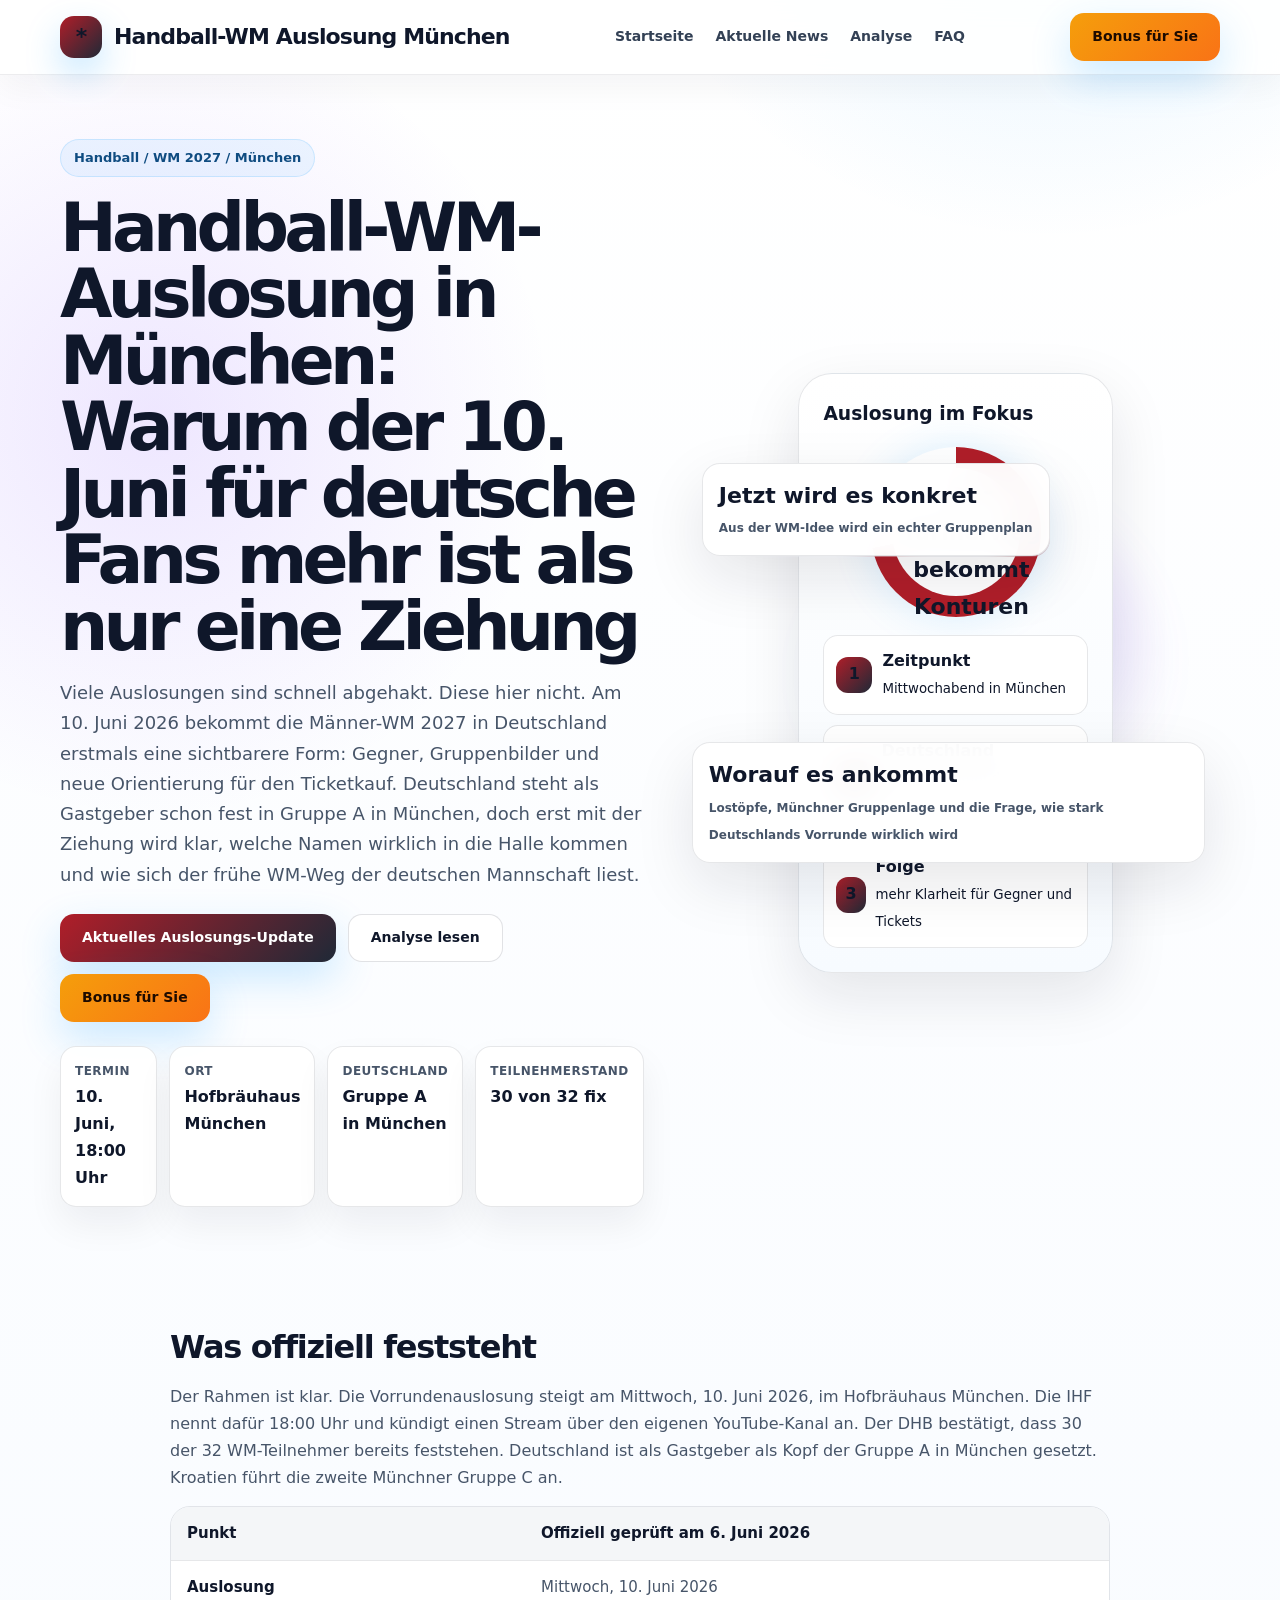
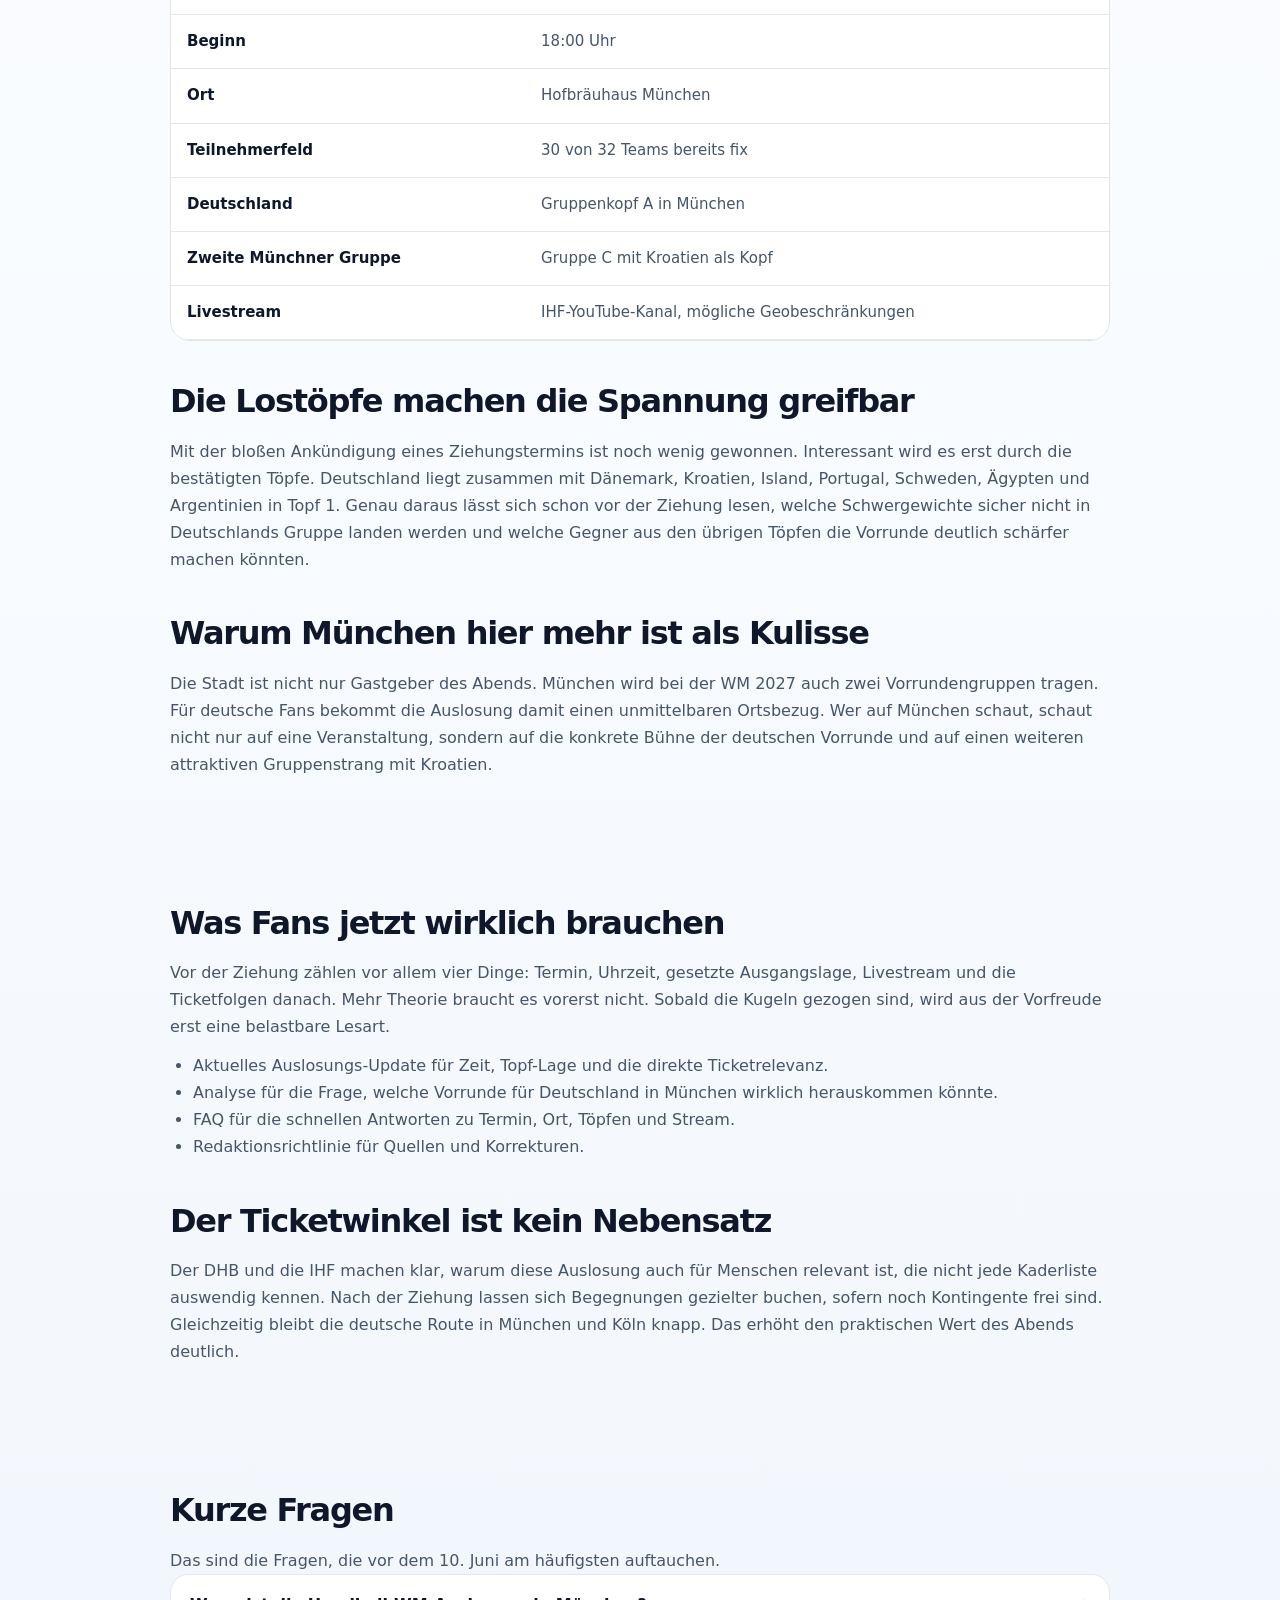
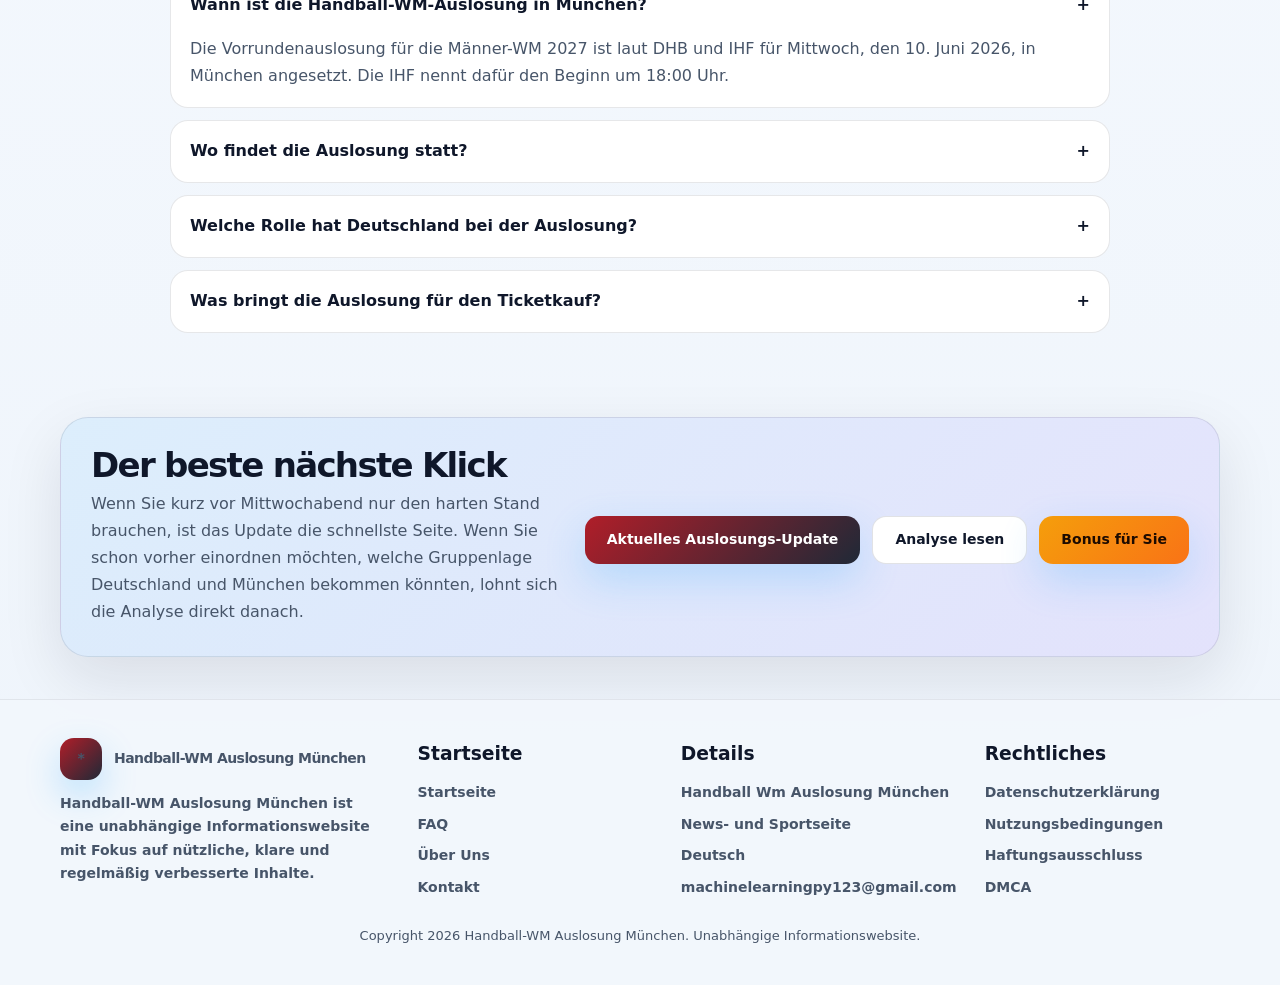
<file: index.html>
<!DOCTYPE html><html lang="de" dir="ltr"><head><meta charset="UTF-8" /><meta name="viewport" content="width=device-width, initial-scale=1.0" />
  <meta name="google-site-verification" content="zPeMqoo2h3M_oqIertTkiu1rAj5quQBwW_J42bXbuFM" /><title>Handball-WM Auslosung München | Termin, Lostöpfe und was für Deutschland schon feststeht</title><meta name="description" content="Alle wichtigen Infos zur Handball-WM-Auslosung in München mit Termin, Lostöpfen, Deutschland als Gruppenkopf und der Ticketlage nach der Ziehung." /><meta name="robots" content="index, follow, max-image-preview:large" /><link rel="canonical" href="https://machinelearningpy123.github.io/handball-wm-auslosung-muenchen/" /><meta property="og:title" content="Handball-WM Auslosung München | Termin, Lostöpfe und was für Deutschland schon feststeht" /><meta property="og:description" content="Alle wichtigen Infos zur Handball-WM-Auslosung in München mit Termin, Lostöpfen, Deutschland als Gruppenkopf und der Ticketlage nach der Ziehung." /><meta property="og:type" content="website" /><meta property="og:url" content="https://machinelearningpy123.github.io/handball-wm-auslosung-muenchen/" /><meta property="og:image" content="https://machinelearningpy123.github.io/handball-wm-auslosung-muenchen/assets/cover.svg" /><meta name="twitter:card" content="summary_large_image" /><meta name="twitter:image" content="https://machinelearningpy123.github.io/handball-wm-auslosung-muenchen/assets/cover.svg" /><link rel="stylesheet" href="assets/style.css" /></head><body><header class="header"><div class="container nav"><a class="brand" href="index.html"><span class="logo">*</span><span>Handball-WM Auslosung München</span></a><nav class="links" id="siteLinks"><a href="index.html">Startseite</a><a href="pages/latest-news.html">Aktuelle News</a><a href="pages/analysis.html">Analyse</a><a href="pages/faq.html">FAQ</a></nav><a class="btn bonus" href="https://www.effectivecpmnetwork.com/j9f627innq?key=be46e17df9e34aa3b5b8e77e88a34740" target="_blank" rel="noopener noreferrer">Bonus für Sie</a><button type="button" class="mobile" aria-label="Menü umschalten" aria-expanded="false" aria-controls="siteLinks">Menü</button></div></header><main>
<section class='hero'><div class='container hero-grid'><div><div class='kicker'>Handball / WM 2027 / München</div><h1>Handball-WM-Auslosung in München: Warum der 10. Juni für deutsche Fans mehr ist als nur eine Ziehung</h1><p>Viele Auslosungen sind schnell abgehakt. Diese hier nicht. Am 10. Juni 2026 bekommt die Männer-WM 2027 in Deutschland erstmals eine sichtbarere Form: Gegner, Gruppenbilder und neue Orientierung für den Ticketkauf. Deutschland steht als Gastgeber schon fest in Gruppe A in München, doch erst mit der Ziehung wird klar, welche Namen wirklich in die Halle kommen und wie sich der frühe WM-Weg der deutschen Mannschaft liest.</p><div class='hero-actions'><a class='btn' href='pages/latest-news.html'>Aktuelles Auslosungs-Update</a><a class='btn secondary' href='pages/analysis.html'>Analyse lesen</a><a class='btn bonus' href='https://www.effectivecpmnetwork.com/j9f627innq?key=be46e17df9e34aa3b5b8e77e88a34740' target='_blank' rel='noopener noreferrer'>Bonus für Sie</a></div><div class='quick-info'><div class='info-card'><small>Termin</small><strong>10. Juni, 18:00 Uhr</strong></div><div class='info-card'><small>Ort</small><strong>Hofbräuhaus München</strong></div><div class='info-card'><small>Deutschland</small><strong>Gruppe A in München</strong></div><div class='info-card'><small>Teilnehmerstand</small><strong>30 von 32 fix</strong></div></div></div><div class='visual'><div class='float one'><strong>Jetzt wird es konkret</strong><span>Aus der WM-Idee wird ein echter Gruppenplan</span></div><div class='mockup'><h3>Auslosung im Fokus</h3><div class='mockup-ring'><span>Der Turnierweg bekommt Konturen</span></div><div class='mock-row'><span class='mock-ico'>1</span><div><b>Zeitpunkt</b><br><small>Mittwochabend in München</small></div></div><div class='mock-row'><span class='mock-ico'>2</span><div><b>Deutschland</b><br><small>gesetzt als Kopf der Gruppe A</small></div></div><div class='mock-row'><span class='mock-ico'>3</span><div><b>Folge</b><br><small>mehr Klarheit für Gegner und Tickets</small></div></div></div><div class='float two'><strong>Worauf es ankommt</strong><span>Lostöpfe, Münchner Gruppenlage und die Frage, wie stark Deutschlands Vorrunde wirklich wird</span></div></div></div></section>
<section class='section' id='lage'><div class='container article'><h2>Was offiziell feststeht</h2><p>Der Rahmen ist klar. Die Vorrundenauslosung steigt am Mittwoch, 10. Juni 2026, im Hofbräuhaus München. Die IHF nennt dafür 18:00 Uhr und kündigt einen Stream über den eigenen YouTube-Kanal an. Der DHB bestätigt, dass 30 der 32 WM-Teilnehmer bereits feststehen. Deutschland ist als Gastgeber als Kopf der Gruppe A in München gesetzt. Kroatien führt die zweite Münchner Gruppe C an.</p><div class='table-wrap'><table><tr><th>Punkt</th><th>Offiziell geprüft am 6. Juni 2026</th></tr><tr><td>Auslosung</td><td>Mittwoch, 10. Juni 2026</td></tr><tr><td>Beginn</td><td>18:00 Uhr</td></tr><tr><td>Ort</td><td>Hofbräuhaus München</td></tr><tr><td>Teilnehmerfeld</td><td>30 von 32 Teams bereits fix</td></tr><tr><td>Deutschland</td><td>Gruppenkopf A in München</td></tr><tr><td>Zweite Münchner Gruppe</td><td>Gruppe C mit Kroatien als Kopf</td></tr><tr><td>Livestream</td><td>IHF-YouTube-Kanal, mögliche Geobeschränkungen</td></tr></table></div><h2>Die Lostöpfe machen die Spannung greifbar</h2><p>Mit der bloßen Ankündigung eines Ziehungstermins ist noch wenig gewonnen. Interessant wird es erst durch die bestätigten Töpfe. Deutschland liegt zusammen mit Dänemark, Kroatien, Island, Portugal, Schweden, Ägypten und Argentinien in Topf 1. Genau daraus lässt sich schon vor der Ziehung lesen, welche Schwergewichte sicher nicht in Deutschlands Gruppe landen werden und welche Gegner aus den übrigen Töpfen die Vorrunde deutlich schärfer machen könnten.</p><h2>Warum München hier mehr ist als Kulisse</h2><p>Die Stadt ist nicht nur Gastgeber des Abends. München wird bei der WM 2027 auch zwei Vorrundengruppen tragen. Für deutsche Fans bekommt die Auslosung damit einen unmittelbaren Ortsbezug. Wer auf München schaut, schaut nicht nur auf eine Veranstaltung, sondern auf die konkrete Bühne der deutschen Vorrunde und auf einen weiteren attraktiven Gruppenstrang mit Kroatien.</p></div></section>
<section class='section'><div class='container article'><h2>Was Fans jetzt wirklich brauchen</h2><p>Vor der Ziehung zählen vor allem vier Dinge: Termin, Uhrzeit, gesetzte Ausgangslage, Livestream und die Ticketfolgen danach. Mehr Theorie braucht es vorerst nicht. Sobald die Kugeln gezogen sind, wird aus der Vorfreude erst eine belastbare Lesart.</p><ul><li><a href='pages/latest-news.html'>Aktuelles Auslosungs-Update</a> für Zeit, Topf-Lage und die direkte Ticketrelevanz.</li><li><a href='pages/analysis.html'>Analyse</a> für die Frage, welche Vorrunde für Deutschland in München wirklich herauskommen könnte.</li><li><a href='pages/faq.html'>FAQ</a> für die schnellen Antworten zu Termin, Ort, Töpfen und Stream.</li><li><a href='pages/editorial-policy.html'>Redaktionsrichtlinie</a> für Quellen und Korrekturen.</li></ul><h2>Der Ticketwinkel ist kein Nebensatz</h2><p>Der DHB und die IHF machen klar, warum diese Auslosung auch für Menschen relevant ist, die nicht jede Kaderliste auswendig kennen. Nach der Ziehung lassen sich Begegnungen gezielter buchen, sofern noch Kontingente frei sind. Gleichzeitig bleibt die deutsche Route in München und Köln knapp. Das erhöht den praktischen Wert des Abends deutlich.</p></div></section>
<section class='section'><div class='container article'><h2>Kurze Fragen</h2><p>Das sind die Fragen, die vor dem 10. Juni am häufigsten auftauchen.</p><div class='faq'><div class='faq-item active'><div class='faq-q'>Wann ist die Handball-WM-Auslosung in München? <span>+</span></div><div class='faq-a'><p>Die Vorrundenauslosung für die Männer-WM 2027 ist laut DHB und IHF für Mittwoch, den 10. Juni 2026, in München angesetzt. Die IHF nennt dafür den Beginn um 18:00 Uhr.</p></div></div><div class='faq-item'><div class='faq-q'>Wo findet die Auslosung statt? <span>+</span></div><div class='faq-a'><p>Laut DHB und IHF wird im Hofbräuhaus München ausgelost.</p></div></div><div class='faq-item'><div class='faq-q'>Welche Rolle hat Deutschland bei der Auslosung? <span>+</span></div><div class='faq-a'><p>Deutschland ist als Gastgeber bereits qualifiziert und laut DHB als Kopf der Gruppe A in München gesetzt.</p></div></div><div class='faq-item'><div class='faq-q'>Was bringt die Auslosung für den Ticketkauf? <span>+</span></div><div class='faq-a'><p>Nach der Auslosung können Fans laut DHB und IHF gezielter Tickets nach feststehenden Begegnungen kaufen, sofern noch Kontingente verfügbar sind.</p></div></div></div></div></section>
<section class='section'><div class='container'><div class='cta'><div><h2>Der beste nächste Klick</h2><p>Wenn Sie kurz vor Mittwochabend nur den harten Stand brauchen, ist das Update die schnellste Seite. Wenn Sie schon vorher einordnen möchten, welche Gruppenlage Deutschland und München bekommen könnten, lohnt sich die Analyse direkt danach.</p></div><div class='hero-actions'><a class='btn' href='pages/latest-news.html'>Aktuelles Auslosungs-Update</a><a class='btn secondary' href='pages/analysis.html'>Analyse lesen</a><a class='btn bonus' href='https://www.effectivecpmnetwork.com/j9f627innq?key=be46e17df9e34aa3b5b8e77e88a34740' target='_blank' rel='noopener noreferrer'>Bonus für Sie</a></div></div></div></section>
</main><footer class="footer"><div class="container footer-grid"><div><a class="brand" href="index.html"><span class="logo">*</span><span>Handball-WM Auslosung München</span></a><p style="margin-top:12px">Handball-WM Auslosung München ist eine unabhängige Informationswebsite mit Fokus auf nützliche, klare und regelmäßig verbesserte Inhalte.</p></div><div><h3>Startseite</h3><ul><li><a href="index.html">Startseite</a></li><li><a href="pages/faq.html">FAQ</a></li><li><a href="pages/about-us.html">Über Uns</a></li><li><a href="pages/contact-us.html">Kontakt</a></li></ul></div><div><h3>Details</h3><ul><li>Handball Wm Auslosung München</li><li>News- und Sportseite</li><li>Deutsch</li><li><a href="mailto:machinelearningpy123@gmail.com">machinelearningpy123@gmail.com</a></li></ul></div><div><h3>Rechtliches</h3><ul><li><a href="pages/privacy-policy.html">Datenschutzerklärung</a></li><li><a href="pages/terms-and-conditions.html">Nutzungsbedingungen</a></li><li><a href="pages/disclaimer.html">Haftungsausschluss</a></li><li><a href="pages/dmca.html">DMCA</a></li></ul></div></div><div class="container copy">Copyright 2026 Handball-WM Auslosung München. Unabhängige Informationswebsite.</div></footer><script type="application/ld+json">
{
  "@context": "https://schema.org",
  "@type": "WebSite",
  "@id": "https://machinelearningpy123.github.io/handball-wm-auslosung-muenchen/#website",
  "name": "Handball-WM Auslosung München",
  "url": "https://machinelearningpy123.github.io/handball-wm-auslosung-muenchen/",
  "description": "Handball-WM Auslosung München bündelt aktuelle Infos, Einordnung und Folgeseiten rund um Handball Wm Auslosung München.",
  "inLanguage": "de",
  "publisher": {
    "@id": "https://machinelearningpy123.github.io/handball-wm-auslosung-muenchen/#organization"
  }
}
</script>
<script type="application/ld+json">
{
  "@context": "https://schema.org",
  "@type": "Organization",
  "@id": "https://machinelearningpy123.github.io/handball-wm-auslosung-muenchen/#organization",
  "name": "Handball-WM Auslosung München",
  "url": "https://machinelearningpy123.github.io/handball-wm-auslosung-muenchen/",
  "email": "machinelearningpy123@gmail.com",
  "contactPoint": [
    {
      "@type": "ContactPoint",
      "email": "machinelearningpy123@gmail.com",
      "contactType": "editorial"
    }
  ],
  "publishingPrinciples": "https://machinelearningpy123.github.io/handball-wm-auslosung-muenchen/pages/editorial-policy.html"
}
</script>
<script type="application/ld+json">
{
  "@context": "https://schema.org",
  "@type": "BreadcrumbList",
  "itemListElement": [
    {
      "@type": "ListItem",
      "position": 1,
      "name": "Startseite",
      "item": "https://machinelearningpy123.github.io/handball-wm-auslosung-muenchen/"
    }
  ]
}
</script>
<script type="application/ld+json">
{
  "@context": "https://schema.org",
  "@type": "CollectionPage",
  "@id": "https://machinelearningpy123.github.io/handball-wm-auslosung-muenchen/#webpage",
  "url": "https://machinelearningpy123.github.io/handball-wm-auslosung-muenchen/",
  "name": "Handball-WM-Auslosung in München: Warum der 10. Juni für deutsche Fans mehr ist als nur eine Ziehung",
  "description": "Alle wichtigen Infos zur Handball-WM-Auslosung in München mit Termin, Lostöpfen, Deutschland als Gruppenkopf und der Ticketlage nach der Ziehung.",
  "isPartOf": {
    "@id": "https://machinelearningpy123.github.io/handball-wm-auslosung-muenchen/#website"
  },
  "inLanguage": "de",
  "about": {
    "@type": "Thing",
    "name": "Handball Wm Auslosung München"
  },
  "hasPart": [
    {
      "@type": "WebPage",
      "name": "Aktuelle Handball-WM-Auslosung München News",
      "url": "https://machinelearningpy123.github.io/handball-wm-auslosung-muenchen/pages/latest-news.html"
    },
    {
      "@type": "WebPage",
      "name": "Welche Vorrunde für Deutschland in München heikel werden könnte",
      "url": "https://machinelearningpy123.github.io/handball-wm-auslosung-muenchen/pages/analysis.html"
    },
    {
      "@type": "WebPage",
      "name": "Redaktionsrichtlinie",
      "url": "https://machinelearningpy123.github.io/handball-wm-auslosung-muenchen/pages/editorial-policy.html"
    },
    {
      "@type": "WebPage",
      "name": "Handball-WM-Auslosung München FAQ",
      "url": "https://machinelearningpy123.github.io/handball-wm-auslosung-muenchen/pages/faq.html"
    },
    {
      "@type": "WebPage",
      "name": "Über Uns",
      "url": "https://machinelearningpy123.github.io/handball-wm-auslosung-muenchen/pages/about-us.html"
    },
    {
      "@type": "WebPage",
      "name": "Kontakt",
      "url": "https://machinelearningpy123.github.io/handball-wm-auslosung-muenchen/pages/contact-us.html"
    }
  ]
}
</script>
<script type="application/ld+json">
{
  "@context": "https://schema.org",
  "@type": "FAQPage",
  "@id": "https://machinelearningpy123.github.io/handball-wm-auslosung-muenchen/#faq",
  "url": "https://machinelearningpy123.github.io/handball-wm-auslosung-muenchen/",
  "mainEntityOfPage": {
    "@id": "https://machinelearningpy123.github.io/handball-wm-auslosung-muenchen/#webpage"
  },
  "mainEntity": [
    {
      "@type": "Question",
      "name": "Wann ist die Handball-WM-Auslosung in München?",
      "acceptedAnswer": {
        "@type": "Answer",
        "text": "Die Vorrundenauslosung für die Männer-WM 2027 ist laut DHB und IHF für Mittwoch, den 10. Juni 2026, in München angesetzt. Die IHF nennt dafür den Beginn um 18:00 Uhr."
      }
    },
    {
      "@type": "Question",
      "name": "Wo findet die Auslosung statt?",
      "acceptedAnswer": {
        "@type": "Answer",
        "text": "Laut DHB und IHF wird im Hofbräuhaus München ausgelost."
      }
    },
    {
      "@type": "Question",
      "name": "Welche Rolle hat Deutschland bei der Auslosung?",
      "acceptedAnswer": {
        "@type": "Answer",
        "text": "Deutschland ist als Gastgeber bereits qualifiziert und laut DHB als Kopf der Gruppe A in München gesetzt."
      }
    },
    {
      "@type": "Question",
      "name": "Was bringt die Auslosung für den Ticketkauf?",
      "acceptedAnswer": {
        "@type": "Answer",
        "text": "Nach der Auslosung können Fans laut DHB und IHF gezielter Tickets nach feststehenden Begegnungen kaufen, sofern noch Kontingente verfügbar sind."
      }
    }
  ]
}
</script><script src="assets/script.js"></script></body></html>
</file>
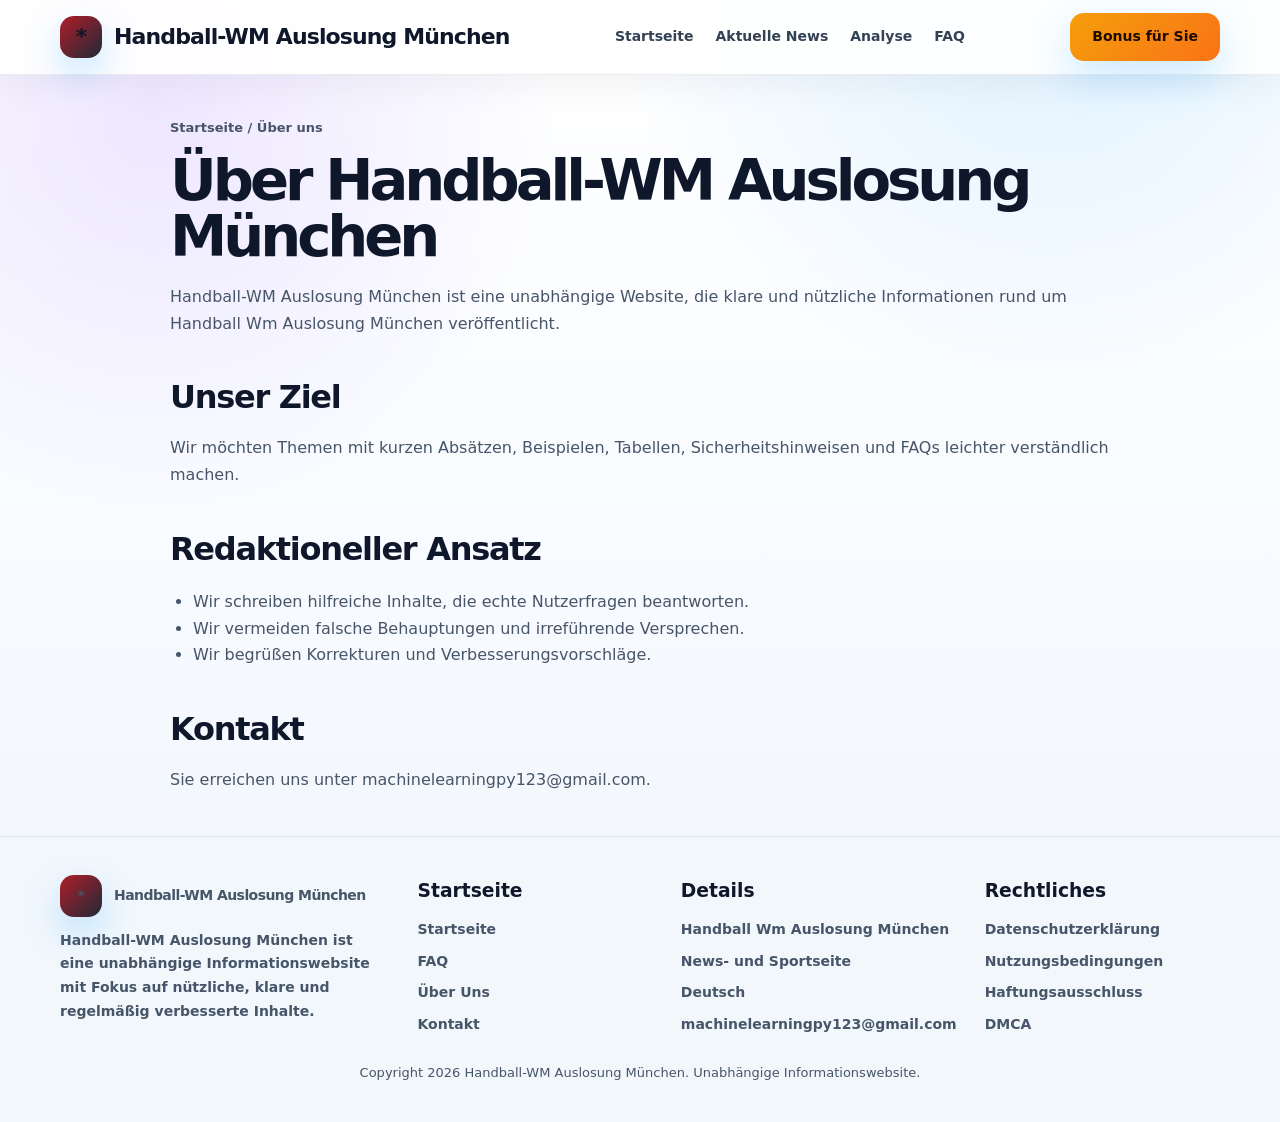
<file: pages/about-us.html>
<!DOCTYPE html><html lang="de" dir="ltr"><head><meta charset="UTF-8" /><meta name="viewport" content="width=device-width, initial-scale=1.0" />
  <meta name="google-site-verification" content="zPeMqoo2h3M_oqIertTkiu1rAj5quQBwW_J42bXbuFM" /><title>Über Uns | Handball-WM Auslosung München</title><meta name="description" content="Erfahren Sie mehr über Handball-WM Auslosung München, unsere Mission, den redaktionellen Ansatz und unsere Inhaltsstandards." /><meta name="robots" content="index, follow, max-image-preview:large" /><link rel="canonical" href="https://machinelearningpy123.github.io/handball-wm-auslosung-muenchen/pages/about-us.html" /><meta property="og:title" content="Über Uns | Handball-WM Auslosung München" /><meta property="og:description" content="Erfahren Sie mehr über Handball-WM Auslosung München, unsere Mission, den redaktionellen Ansatz und unsere Inhaltsstandards." /><meta property="og:type" content="website" /><meta property="og:url" content="https://machinelearningpy123.github.io/handball-wm-auslosung-muenchen/pages/about-us.html" /><meta property="og:image" content="https://machinelearningpy123.github.io/handball-wm-auslosung-muenchen/assets/cover.svg" /><meta name="twitter:card" content="summary_large_image" /><meta name="twitter:image" content="https://machinelearningpy123.github.io/handball-wm-auslosung-muenchen/assets/cover.svg" /><link rel="stylesheet" href="../assets/style.css" /></head><body><header class="header"><div class="container nav"><a class="brand" href="../index.html"><span class="logo">*</span><span>Handball-WM Auslosung München</span></a><nav class="links" id="siteLinks"><a href="../index.html">Startseite</a><a href="../pages/latest-news.html">Aktuelle News</a><a href="../pages/analysis.html">Analyse</a><a href="../pages/faq.html">FAQ</a></nav><a class="btn bonus" href="https://www.effectivecpmnetwork.com/j9f627innq?key=be46e17df9e34aa3b5b8e77e88a34740" target="_blank" rel="noopener noreferrer">Bonus für Sie</a><button type="button" class="mobile" aria-label="Menü umschalten" aria-expanded="false" aria-controls="siteLinks">Menü</button></div></header><main class="section"><div class="container article"><div class="breadcrumb"><a href="../index.html">Startseite</a> / Über uns</div><h1>Über Handball-WM Auslosung München</h1><p>Handball-WM Auslosung München ist eine unabhängige Website, die klare und nützliche Informationen rund um Handball Wm Auslosung München veröffentlicht.</p><h2>Unser Ziel</h2><p>Wir möchten Themen mit kurzen Absätzen, Beispielen, Tabellen, Sicherheitshinweisen und FAQs leichter verständlich machen.</p><h2>Redaktioneller Ansatz</h2><ul><li>Wir schreiben hilfreiche Inhalte, die echte Nutzerfragen beantworten.</li><li>Wir vermeiden falsche Behauptungen und irreführende Versprechen.</li><li>Wir begrüßen Korrekturen und Verbesserungsvorschläge.</li></ul><h2>Kontakt</h2><p>Sie erreichen uns unter <a href="mailto:machinelearningpy123@gmail.com">machinelearningpy123@gmail.com</a>.</p></div></main><footer class="footer"><div class="container footer-grid"><div><a class="brand" href="../index.html"><span class="logo">*</span><span>Handball-WM Auslosung München</span></a><p style="margin-top:12px">Handball-WM Auslosung München ist eine unabhängige Informationswebsite mit Fokus auf nützliche, klare und regelmäßig verbesserte Inhalte.</p></div><div><h3>Startseite</h3><ul><li><a href="../index.html">Startseite</a></li><li><a href="../pages/faq.html">FAQ</a></li><li><a href="../pages/about-us.html">Über Uns</a></li><li><a href="../pages/contact-us.html">Kontakt</a></li></ul></div><div><h3>Details</h3><ul><li>Handball Wm Auslosung München</li><li>News- und Sportseite</li><li>Deutsch</li><li><a href="mailto:machinelearningpy123@gmail.com">machinelearningpy123@gmail.com</a></li></ul></div><div><h3>Rechtliches</h3><ul><li><a href="../pages/privacy-policy.html">Datenschutzerklärung</a></li><li><a href="../pages/terms-and-conditions.html">Nutzungsbedingungen</a></li><li><a href="../pages/disclaimer.html">Haftungsausschluss</a></li><li><a href="../pages/dmca.html">DMCA</a></li></ul></div></div><div class="container copy">Copyright 2026 Handball-WM Auslosung München. Unabhängige Informationswebsite.</div></footer><script type="application/ld+json">
{
  "@context": "https://schema.org",
  "@type": "WebSite",
  "@id": "https://machinelearningpy123.github.io/handball-wm-auslosung-muenchen/#website",
  "name": "Handball-WM Auslosung München",
  "url": "https://machinelearningpy123.github.io/handball-wm-auslosung-muenchen/",
  "description": "Handball-WM Auslosung München bündelt aktuelle Infos, Einordnung und Folgeseiten rund um Handball Wm Auslosung München.",
  "inLanguage": "de",
  "publisher": {
    "@id": "https://machinelearningpy123.github.io/handball-wm-auslosung-muenchen/#organization"
  }
}
</script>
<script type="application/ld+json">
{
  "@context": "https://schema.org",
  "@type": "Organization",
  "@id": "https://machinelearningpy123.github.io/handball-wm-auslosung-muenchen/#organization",
  "name": "Handball-WM Auslosung München",
  "url": "https://machinelearningpy123.github.io/handball-wm-auslosung-muenchen/",
  "email": "machinelearningpy123@gmail.com",
  "contactPoint": [
    {
      "@type": "ContactPoint",
      "email": "machinelearningpy123@gmail.com",
      "contactType": "editorial"
    }
  ],
  "publishingPrinciples": "https://machinelearningpy123.github.io/handball-wm-auslosung-muenchen/pages/editorial-policy.html"
}
</script>
<script type="application/ld+json">
{
  "@context": "https://schema.org",
  "@type": "BreadcrumbList",
  "itemListElement": [
    {
      "@type": "ListItem",
      "position": 1,
      "name": "Startseite",
      "item": "https://machinelearningpy123.github.io/handball-wm-auslosung-muenchen/"
    },
    {
      "@type": "ListItem",
      "position": 2,
      "name": "Über Uns",
      "item": "https://machinelearningpy123.github.io/handball-wm-auslosung-muenchen/pages/about-us.html"
    }
  ]
}
</script>
<script type="application/ld+json">
{
  "@context": "https://schema.org",
  "@type": "AboutPage",
  "@id": "https://machinelearningpy123.github.io/handball-wm-auslosung-muenchen/pages/about-us.html#webpage",
  "url": "https://machinelearningpy123.github.io/handball-wm-auslosung-muenchen/pages/about-us.html",
  "name": "Über Uns",
  "description": "Erfahren Sie mehr über Handball-WM Auslosung München, unsere Mission, den redaktionellen Ansatz und unsere Inhaltsstandards.",
  "isPartOf": {
    "@id": "https://machinelearningpy123.github.io/handball-wm-auslosung-muenchen/#website"
  },
  "inLanguage": "de",
  "about": {
    "@type": "Thing",
    "name": "Handball Wm Auslosung München"
  }
}
</script><script src="../assets/script.js"></script></body></html>
</file>
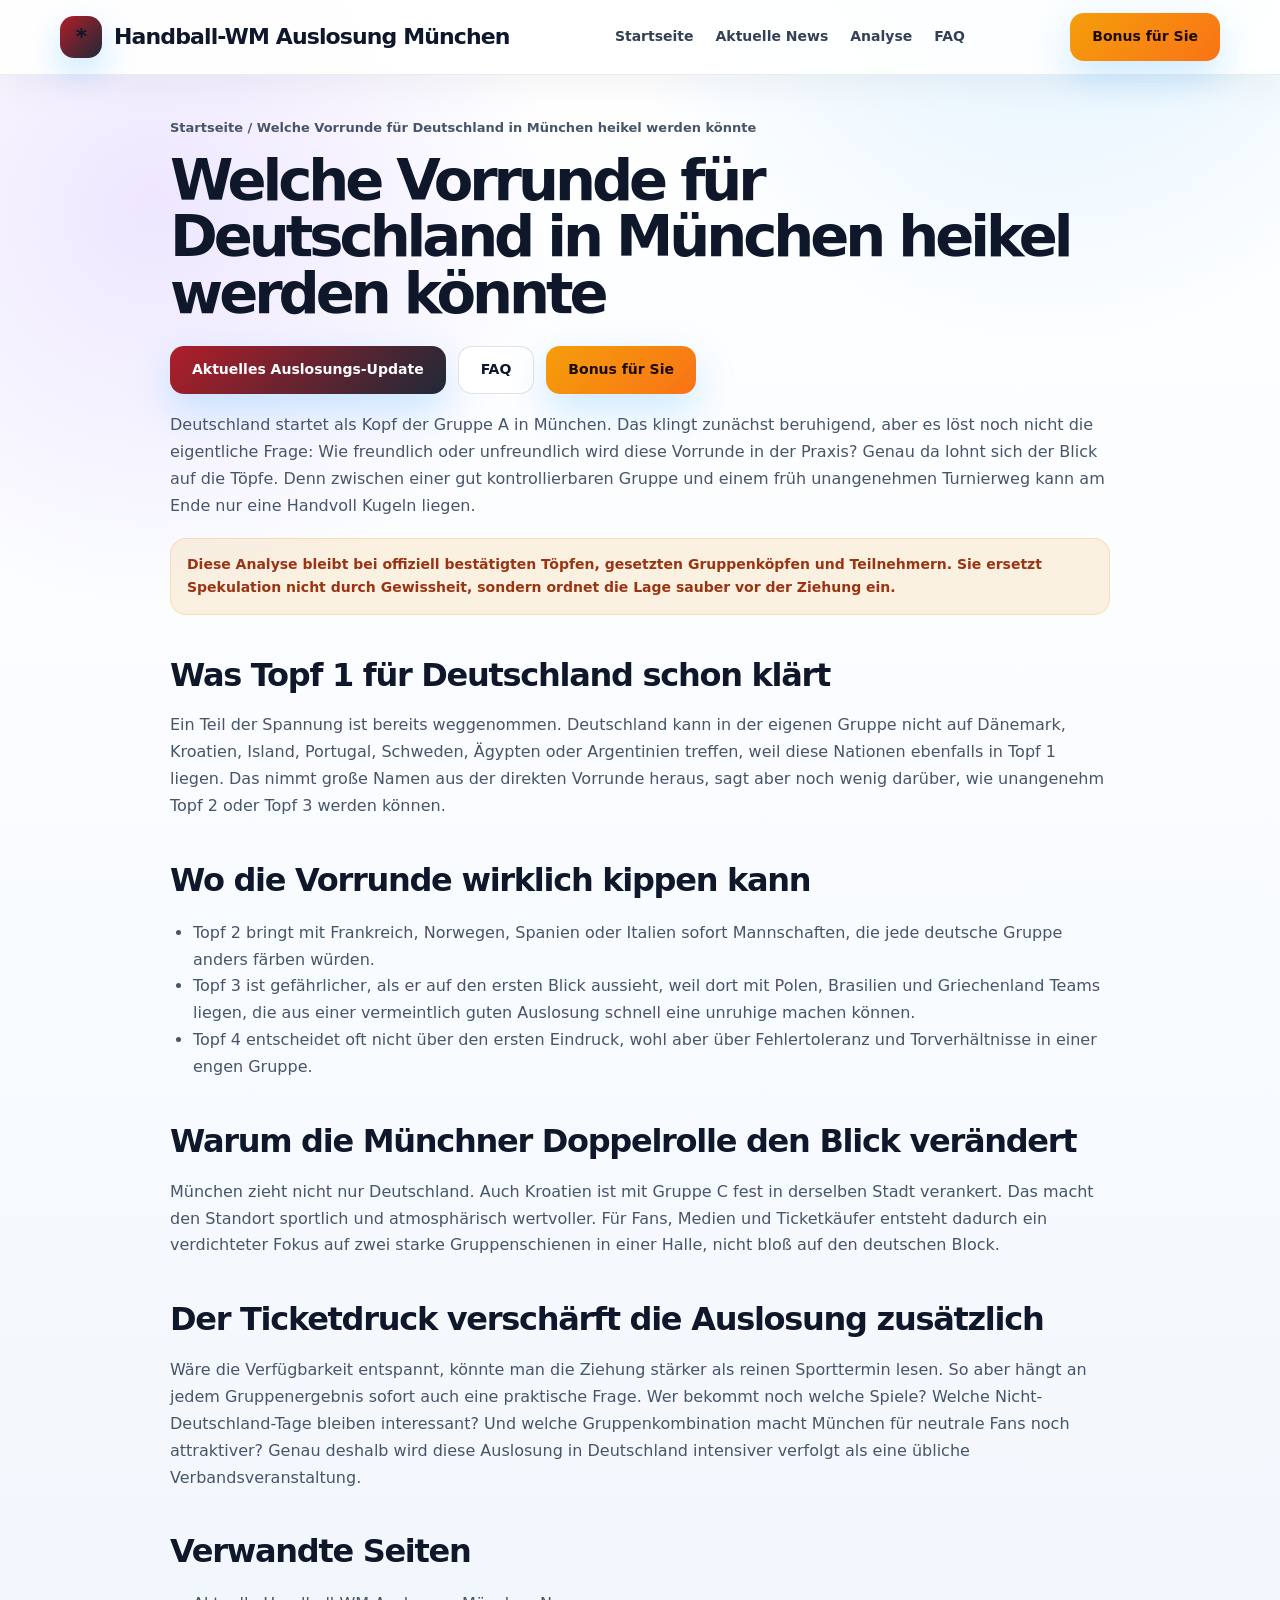
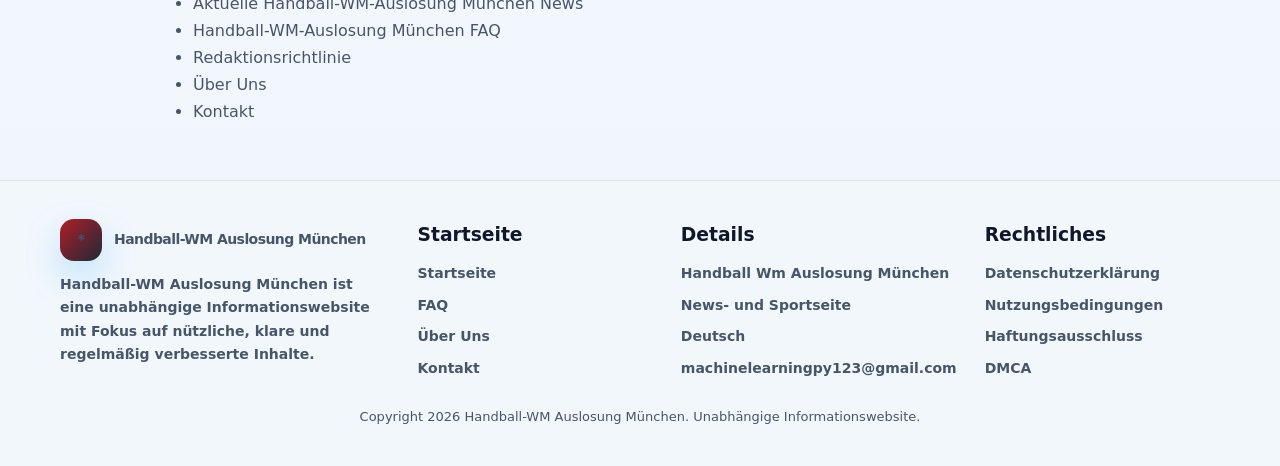
<file: pages/analysis.html>
<!DOCTYPE html><html lang="de" dir="ltr"><head><meta charset="UTF-8" /><meta name="viewport" content="width=device-width, initial-scale=1.0" />
  <meta name="google-site-verification" content="zPeMqoo2h3M_oqIertTkiu1rAj5quQBwW_J42bXbuFM" /><title>Handball-WM-Auslosung München Analyse | Was Deutschlands Münchner Gruppe wirklich schwer machen könnte</title><meta name="description" content="Eine klare Einordnung der Münchner Auslosung mit Deutschland als Gruppenkopf, den bestätigten Lostöpfen und der Frage, wo die wirkliche Vorrundenhärte entsteht." /><meta name="robots" content="index, follow, max-image-preview:large" /><link rel="canonical" href="https://machinelearningpy123.github.io/handball-wm-auslosung-muenchen/pages/analysis.html" /><meta property="og:title" content="Handball-WM-Auslosung München Analyse | Was Deutschlands Münchner Gruppe wirklich schwer machen könnte" /><meta property="og:description" content="Eine klare Einordnung der Münchner Auslosung mit Deutschland als Gruppenkopf, den bestätigten Lostöpfen und der Frage, wo die wirkliche Vorrundenhärte entsteht." /><meta property="og:type" content="article" /><meta property="og:url" content="https://machinelearningpy123.github.io/handball-wm-auslosung-muenchen/pages/analysis.html" /><meta property="og:image" content="https://machinelearningpy123.github.io/handball-wm-auslosung-muenchen/assets/cover.svg" /><meta name="twitter:card" content="summary_large_image" /><meta name="twitter:image" content="https://machinelearningpy123.github.io/handball-wm-auslosung-muenchen/assets/cover.svg" /><link rel="stylesheet" href="../assets/style.css" /></head><body><header class="header"><div class="container nav"><a class="brand" href="../index.html"><span class="logo">*</span><span>Handball-WM Auslosung München</span></a><nav class="links" id="siteLinks"><a href="../index.html">Startseite</a><a href="../pages/latest-news.html">Aktuelle News</a><a href="../pages/analysis.html">Analyse</a><a href="../pages/faq.html">FAQ</a></nav><a class="btn bonus" href="https://www.effectivecpmnetwork.com/j9f627innq?key=be46e17df9e34aa3b5b8e77e88a34740" target="_blank" rel="noopener noreferrer">Bonus für Sie</a><button type="button" class="mobile" aria-label="Menü umschalten" aria-expanded="false" aria-controls="siteLinks">Menü</button></div></header><main class='section'><div class='container article'><div class='breadcrumb'><a href='../index.html'>Startseite</a> / Welche Vorrunde für Deutschland in München heikel werden könnte</div><h1>Welche Vorrunde für Deutschland in München heikel werden könnte</h1><div class='hero-actions'><a class='btn' href='latest-news.html'>Aktuelles Auslosungs-Update</a><a class='btn secondary' href='faq.html'>FAQ</a><a class='btn bonus' href='https://www.effectivecpmnetwork.com/j9f627innq?key=be46e17df9e34aa3b5b8e77e88a34740' target='_blank' rel='noopener noreferrer'>Bonus für Sie</a></div><p>Deutschland startet als Kopf der Gruppe A in München. Das klingt zunächst beruhigend, aber es löst noch nicht die eigentliche Frage: Wie freundlich oder unfreundlich wird diese Vorrunde in der Praxis? Genau da lohnt sich der Blick auf die Töpfe. Denn zwischen einer gut kontrollierbaren Gruppe und einem früh unangenehmen Turnierweg kann am Ende nur eine Handvoll Kugeln liegen.</p><div class='notice'>Diese Analyse bleibt bei offiziell bestätigten Töpfen, gesetzten Gruppenköpfen und Teilnehmern. Sie ersetzt Spekulation nicht durch Gewissheit, sondern ordnet die Lage sauber vor der Ziehung ein.</div><h2>Was Topf 1 für Deutschland schon klärt</h2><p>Ein Teil der Spannung ist bereits weggenommen. Deutschland kann in der eigenen Gruppe nicht auf Dänemark, Kroatien, Island, Portugal, Schweden, Ägypten oder Argentinien treffen, weil diese Nationen ebenfalls in Topf 1 liegen. Das nimmt große Namen aus der direkten Vorrunde heraus, sagt aber noch wenig darüber, wie unangenehm Topf 2 oder Topf 3 werden können.</p><h2>Wo die Vorrunde wirklich kippen kann</h2><ul><li>Topf 2 bringt mit Frankreich, Norwegen, Spanien oder Italien sofort Mannschaften, die jede deutsche Gruppe anders färben würden.</li><li>Topf 3 ist gefährlicher, als er auf den ersten Blick aussieht, weil dort mit Polen, Brasilien und Griechenland Teams liegen, die aus einer vermeintlich guten Auslosung schnell eine unruhige machen können.</li><li>Topf 4 entscheidet oft nicht über den ersten Eindruck, wohl aber über Fehlertoleranz und Torverhältnisse in einer engen Gruppe.</li></ul><h2>Warum die Münchner Doppelrolle den Blick verändert</h2><p>München zieht nicht nur Deutschland. Auch Kroatien ist mit Gruppe C fest in derselben Stadt verankert. Das macht den Standort sportlich und atmosphärisch wertvoller. Für Fans, Medien und Ticketkäufer entsteht dadurch ein verdichteter Fokus auf zwei starke Gruppenschienen in einer Halle, nicht bloß auf den deutschen Block.</p><h2>Der Ticketdruck verschärft die Auslosung zusätzlich</h2><p>Wäre die Verfügbarkeit entspannt, könnte man die Ziehung stärker als reinen Sporttermin lesen. So aber hängt an jedem Gruppenergebnis sofort auch eine praktische Frage. Wer bekommt noch welche Spiele? Welche Nicht-Deutschland-Tage bleiben interessant? Und welche Gruppenkombination macht München für neutrale Fans noch attraktiver? Genau deshalb wird diese Auslosung in Deutschland intensiver verfolgt als eine übliche Verbandsveranstaltung.</p><h2>Verwandte Seiten</h2><ul><li><a href='latest-news.html'>Aktuelle Handball-WM-Auslosung München News</a></li><li><a href='faq.html'>Handball-WM-Auslosung München FAQ</a></li><li><a href='editorial-policy.html'>Redaktionsrichtlinie</a></li><li><a href='about-us.html'>Über Uns</a></li><li><a href='contact-us.html'>Kontakt</a></li></ul></div></main><footer class="footer"><div class="container footer-grid"><div><a class="brand" href="../index.html"><span class="logo">*</span><span>Handball-WM Auslosung München</span></a><p style="margin-top:12px">Handball-WM Auslosung München ist eine unabhängige Informationswebsite mit Fokus auf nützliche, klare und regelmäßig verbesserte Inhalte.</p></div><div><h3>Startseite</h3><ul><li><a href="../index.html">Startseite</a></li><li><a href="../pages/faq.html">FAQ</a></li><li><a href="../pages/about-us.html">Über Uns</a></li><li><a href="../pages/contact-us.html">Kontakt</a></li></ul></div><div><h3>Details</h3><ul><li>Handball Wm Auslosung München</li><li>News- und Sportseite</li><li>Deutsch</li><li><a href="mailto:machinelearningpy123@gmail.com">machinelearningpy123@gmail.com</a></li></ul></div><div><h3>Rechtliches</h3><ul><li><a href="../pages/privacy-policy.html">Datenschutzerklärung</a></li><li><a href="../pages/terms-and-conditions.html">Nutzungsbedingungen</a></li><li><a href="../pages/disclaimer.html">Haftungsausschluss</a></li><li><a href="../pages/dmca.html">DMCA</a></li></ul></div></div><div class="container copy">Copyright 2026 Handball-WM Auslosung München. Unabhängige Informationswebsite.</div></footer><script type="application/ld+json">
{
  "@context": "https://schema.org",
  "@type": "WebSite",
  "@id": "https://machinelearningpy123.github.io/handball-wm-auslosung-muenchen/#website",
  "name": "Handball-WM Auslosung München",
  "url": "https://machinelearningpy123.github.io/handball-wm-auslosung-muenchen/",
  "description": "Handball-WM Auslosung München bündelt aktuelle Infos, Einordnung und Folgeseiten rund um Handball Wm Auslosung München.",
  "inLanguage": "de",
  "publisher": {
    "@id": "https://machinelearningpy123.github.io/handball-wm-auslosung-muenchen/#organization"
  }
}
</script>
<script type="application/ld+json">
{
  "@context": "https://schema.org",
  "@type": "Organization",
  "@id": "https://machinelearningpy123.github.io/handball-wm-auslosung-muenchen/#organization",
  "name": "Handball-WM Auslosung München",
  "url": "https://machinelearningpy123.github.io/handball-wm-auslosung-muenchen/",
  "email": "machinelearningpy123@gmail.com",
  "contactPoint": [
    {
      "@type": "ContactPoint",
      "email": "machinelearningpy123@gmail.com",
      "contactType": "editorial"
    }
  ],
  "publishingPrinciples": "https://machinelearningpy123.github.io/handball-wm-auslosung-muenchen/pages/editorial-policy.html"
}
</script>
<script type="application/ld+json">
{
  "@context": "https://schema.org",
  "@type": "BreadcrumbList",
  "itemListElement": [
    {
      "@type": "ListItem",
      "position": 1,
      "name": "Startseite",
      "item": "https://machinelearningpy123.github.io/handball-wm-auslosung-muenchen/"
    },
    {
      "@type": "ListItem",
      "position": 2,
      "name": "Welche Vorrunde für Deutschland in München heikel werden könnte",
      "item": "https://machinelearningpy123.github.io/handball-wm-auslosung-muenchen/pages/analysis.html"
    }
  ]
}
</script>
<script type="application/ld+json">
{
  "@context": "https://schema.org",
  "@type": "WebPage",
  "@id": "https://machinelearningpy123.github.io/handball-wm-auslosung-muenchen/pages/analysis.html#webpage",
  "url": "https://machinelearningpy123.github.io/handball-wm-auslosung-muenchen/pages/analysis.html",
  "name": "Welche Vorrunde für Deutschland in München heikel werden könnte",
  "description": "Eine klare Einordnung der Münchner Auslosung mit Deutschland als Gruppenkopf, den bestätigten Lostöpfen und der Frage, wo die wirkliche Vorrundenhärte entsteht.",
  "isPartOf": {
    "@id": "https://machinelearningpy123.github.io/handball-wm-auslosung-muenchen/#website"
  },
  "inLanguage": "de",
  "about": {
    "@type": "Thing",
    "name": "Handball Wm Auslosung München"
  }
}
</script>
<script type="application/ld+json">
{
  "@context": "https://schema.org",
  "@type": "NewsArticle",
  "@id": "https://machinelearningpy123.github.io/handball-wm-auslosung-muenchen/pages/analysis.html#article",
  "headline": "Welche Vorrunde für Deutschland in München heikel werden könnte",
  "description": "Eine klare Einordnung der Münchner Auslosung mit Deutschland als Gruppenkopf, den bestätigten Lostöpfen und der Frage, wo die wirkliche Vorrundenhärte entsteht.",
  "author": {
    "@id": "https://machinelearningpy123.github.io/handball-wm-auslosung-muenchen/#organization"
  },
  "publisher": {
    "@id": "https://machinelearningpy123.github.io/handball-wm-auslosung-muenchen/#organization"
  },
  "datePublished": "2026-06-06T18:02:55Z",
  "dateModified": "2026-06-06T18:02:55Z",
  "mainEntityOfPage": {
    "@id": "https://machinelearningpy123.github.io/handball-wm-auslosung-muenchen/pages/analysis.html#webpage"
  },
  "url": "https://machinelearningpy123.github.io/handball-wm-auslosung-muenchen/pages/analysis.html",
  "inLanguage": "de",
  "isAccessibleForFree": true,
  "about": {
    "@type": "Thing",
    "name": "Handball Wm Auslosung München"
  },
  "keywords": "handball wm auslosung münchen",
  "image": [
    "https://machinelearningpy123.github.io/handball-wm-auslosung-muenchen/assets/cover.svg"
  ],
  "articleSection": "Analysis"
}
</script><script src="../assets/script.js"></script></body></html>
</file>
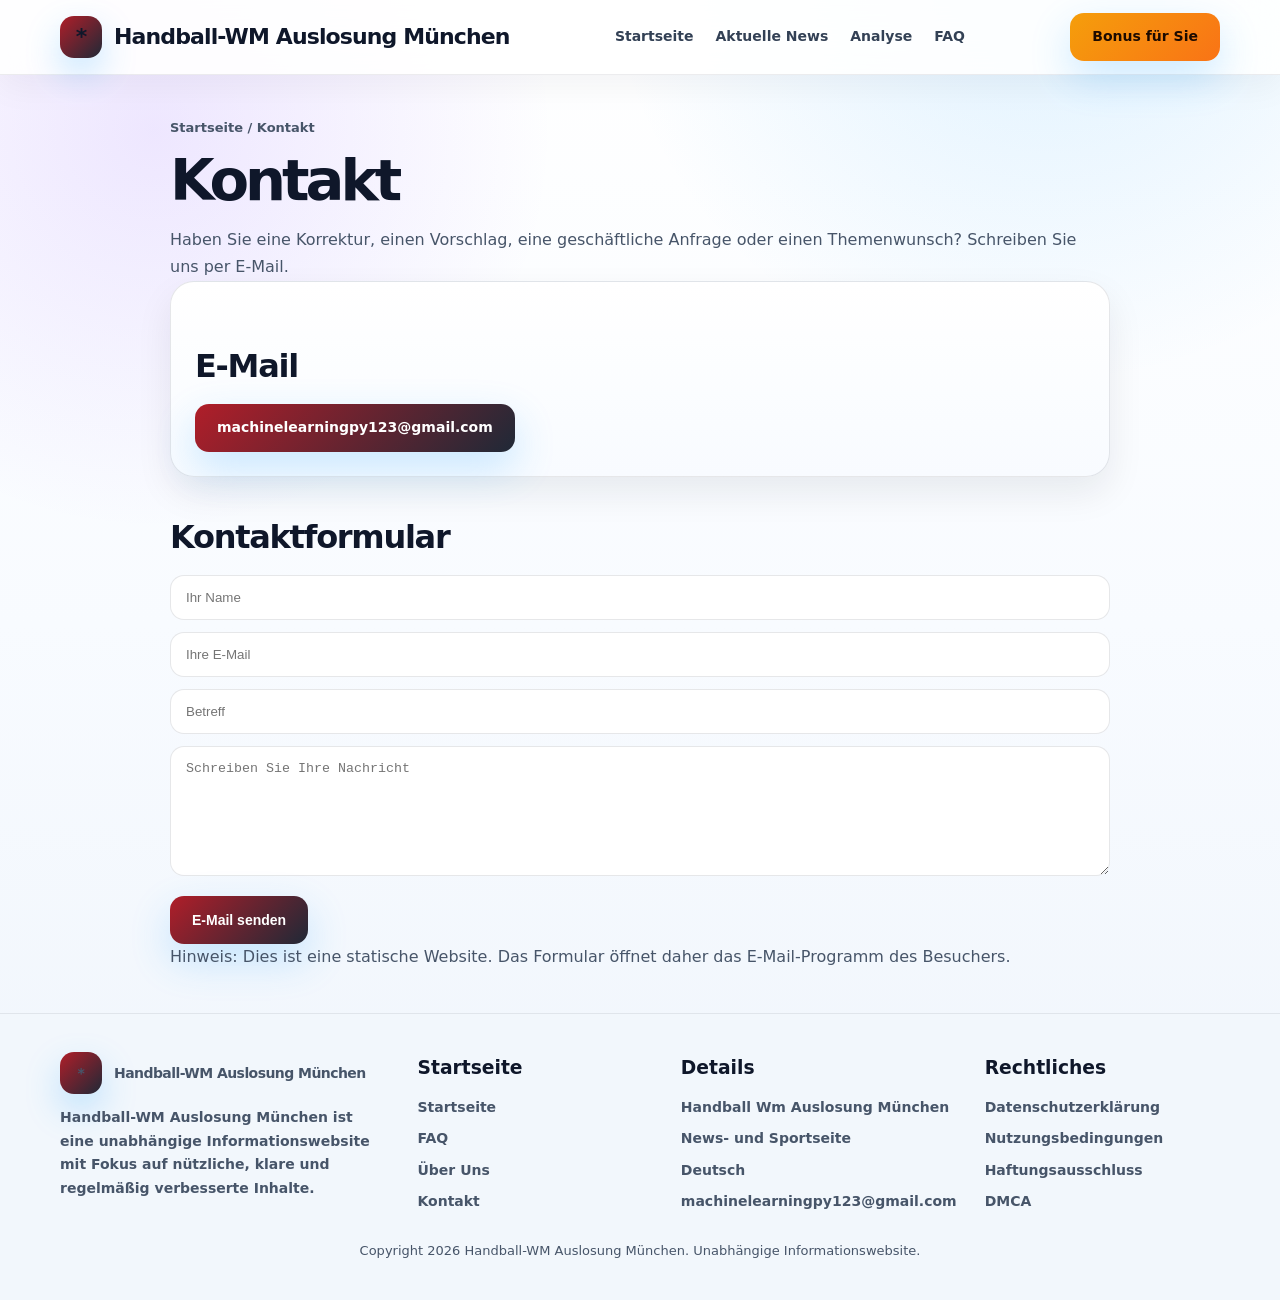
<file: pages/contact-us.html>
<!DOCTYPE html><html lang="de" dir="ltr"><head><meta charset="UTF-8" /><meta name="viewport" content="width=device-width, initial-scale=1.0" />
  <meta name="google-site-verification" content="zPeMqoo2h3M_oqIertTkiu1rAj5quQBwW_J42bXbuFM" /><title>Kontakt | Handball-WM Auslosung München</title><meta name="description" content="Kontaktieren Sie Handball-WM Auslosung München per E-Mail für Korrekturen, Vorschläge, geschäftliche Anfragen und Feedback." /><meta name="robots" content="index, follow, max-image-preview:large" /><link rel="canonical" href="https://machinelearningpy123.github.io/handball-wm-auslosung-muenchen/pages/contact-us.html" /><meta property="og:title" content="Kontakt | Handball-WM Auslosung München" /><meta property="og:description" content="Kontaktieren Sie Handball-WM Auslosung München per E-Mail für Korrekturen, Vorschläge, geschäftliche Anfragen und Feedback." /><meta property="og:type" content="website" /><meta property="og:url" content="https://machinelearningpy123.github.io/handball-wm-auslosung-muenchen/pages/contact-us.html" /><meta property="og:image" content="https://machinelearningpy123.github.io/handball-wm-auslosung-muenchen/assets/cover.svg" /><meta name="twitter:card" content="summary_large_image" /><meta name="twitter:image" content="https://machinelearningpy123.github.io/handball-wm-auslosung-muenchen/assets/cover.svg" /><link rel="stylesheet" href="../assets/style.css" /></head><body><header class="header"><div class="container nav"><a class="brand" href="../index.html"><span class="logo">*</span><span>Handball-WM Auslosung München</span></a><nav class="links" id="siteLinks"><a href="../index.html">Startseite</a><a href="../pages/latest-news.html">Aktuelle News</a><a href="../pages/analysis.html">Analyse</a><a href="../pages/faq.html">FAQ</a></nav><a class="btn bonus" href="https://www.effectivecpmnetwork.com/j9f627innq?key=be46e17df9e34aa3b5b8e77e88a34740" target="_blank" rel="noopener noreferrer">Bonus für Sie</a><button type="button" class="mobile" aria-label="Menü umschalten" aria-expanded="false" aria-controls="siteLinks">Menü</button></div></header><main class="section"><div class="container article"><div class="breadcrumb"><a href="../index.html">Startseite</a> / Kontakt</div><h1>Kontakt</h1><p>Haben Sie eine Korrektur, einen Vorschlag, eine geschäftliche Anfrage oder einen Themenwunsch? Schreiben Sie uns per E-Mail.</p><div class="card"><h2>E-Mail</h2><p><a class="btn" href="mailto:machinelearningpy123@gmail.com">machinelearningpy123@gmail.com</a></p></div><h2>Kontaktformular</h2><form class="contact-form" action="mailto:machinelearningpy123@gmail.com" method="post" enctype="text/plain"><input type="text" name="name" placeholder="Ihr Name" /><input type="email" name="email" placeholder="Ihre E-Mail" /><input type="text" name="subject" placeholder="Betreff" /><textarea name="message" placeholder="Schreiben Sie Ihre Nachricht"></textarea><button class="btn" type="submit">E-Mail senden</button></form><p class="muted">Hinweis: Dies ist eine statische Website. Das Formular öffnet daher das E-Mail-Programm des Besuchers.</p></div></main><footer class="footer"><div class="container footer-grid"><div><a class="brand" href="../index.html"><span class="logo">*</span><span>Handball-WM Auslosung München</span></a><p style="margin-top:12px">Handball-WM Auslosung München ist eine unabhängige Informationswebsite mit Fokus auf nützliche, klare und regelmäßig verbesserte Inhalte.</p></div><div><h3>Startseite</h3><ul><li><a href="../index.html">Startseite</a></li><li><a href="../pages/faq.html">FAQ</a></li><li><a href="../pages/about-us.html">Über Uns</a></li><li><a href="../pages/contact-us.html">Kontakt</a></li></ul></div><div><h3>Details</h3><ul><li>Handball Wm Auslosung München</li><li>News- und Sportseite</li><li>Deutsch</li><li><a href="mailto:machinelearningpy123@gmail.com">machinelearningpy123@gmail.com</a></li></ul></div><div><h3>Rechtliches</h3><ul><li><a href="../pages/privacy-policy.html">Datenschutzerklärung</a></li><li><a href="../pages/terms-and-conditions.html">Nutzungsbedingungen</a></li><li><a href="../pages/disclaimer.html">Haftungsausschluss</a></li><li><a href="../pages/dmca.html">DMCA</a></li></ul></div></div><div class="container copy">Copyright 2026 Handball-WM Auslosung München. Unabhängige Informationswebsite.</div></footer><script type="application/ld+json">
{
  "@context": "https://schema.org",
  "@type": "WebSite",
  "@id": "https://machinelearningpy123.github.io/handball-wm-auslosung-muenchen/#website",
  "name": "Handball-WM Auslosung München",
  "url": "https://machinelearningpy123.github.io/handball-wm-auslosung-muenchen/",
  "description": "Handball-WM Auslosung München bündelt aktuelle Infos, Einordnung und Folgeseiten rund um Handball Wm Auslosung München.",
  "inLanguage": "de",
  "publisher": {
    "@id": "https://machinelearningpy123.github.io/handball-wm-auslosung-muenchen/#organization"
  }
}
</script>
<script type="application/ld+json">
{
  "@context": "https://schema.org",
  "@type": "Organization",
  "@id": "https://machinelearningpy123.github.io/handball-wm-auslosung-muenchen/#organization",
  "name": "Handball-WM Auslosung München",
  "url": "https://machinelearningpy123.github.io/handball-wm-auslosung-muenchen/",
  "email": "machinelearningpy123@gmail.com",
  "contactPoint": [
    {
      "@type": "ContactPoint",
      "email": "machinelearningpy123@gmail.com",
      "contactType": "editorial"
    }
  ],
  "publishingPrinciples": "https://machinelearningpy123.github.io/handball-wm-auslosung-muenchen/pages/editorial-policy.html"
}
</script>
<script type="application/ld+json">
{
  "@context": "https://schema.org",
  "@type": "BreadcrumbList",
  "itemListElement": [
    {
      "@type": "ListItem",
      "position": 1,
      "name": "Startseite",
      "item": "https://machinelearningpy123.github.io/handball-wm-auslosung-muenchen/"
    },
    {
      "@type": "ListItem",
      "position": 2,
      "name": "Kontakt",
      "item": "https://machinelearningpy123.github.io/handball-wm-auslosung-muenchen/pages/contact-us.html"
    }
  ]
}
</script>
<script type="application/ld+json">
{
  "@context": "https://schema.org",
  "@type": "ContactPage",
  "@id": "https://machinelearningpy123.github.io/handball-wm-auslosung-muenchen/pages/contact-us.html#webpage",
  "url": "https://machinelearningpy123.github.io/handball-wm-auslosung-muenchen/pages/contact-us.html",
  "name": "Kontakt",
  "description": "Kontaktieren Sie Handball-WM Auslosung München per E-Mail für Korrekturen, Vorschläge, geschäftliche Anfragen und Feedback.",
  "isPartOf": {
    "@id": "https://machinelearningpy123.github.io/handball-wm-auslosung-muenchen/#website"
  },
  "inLanguage": "de",
  "about": {
    "@type": "Thing",
    "name": "Handball Wm Auslosung München"
  }
}
</script><script src="../assets/script.js"></script></body></html>
</file>
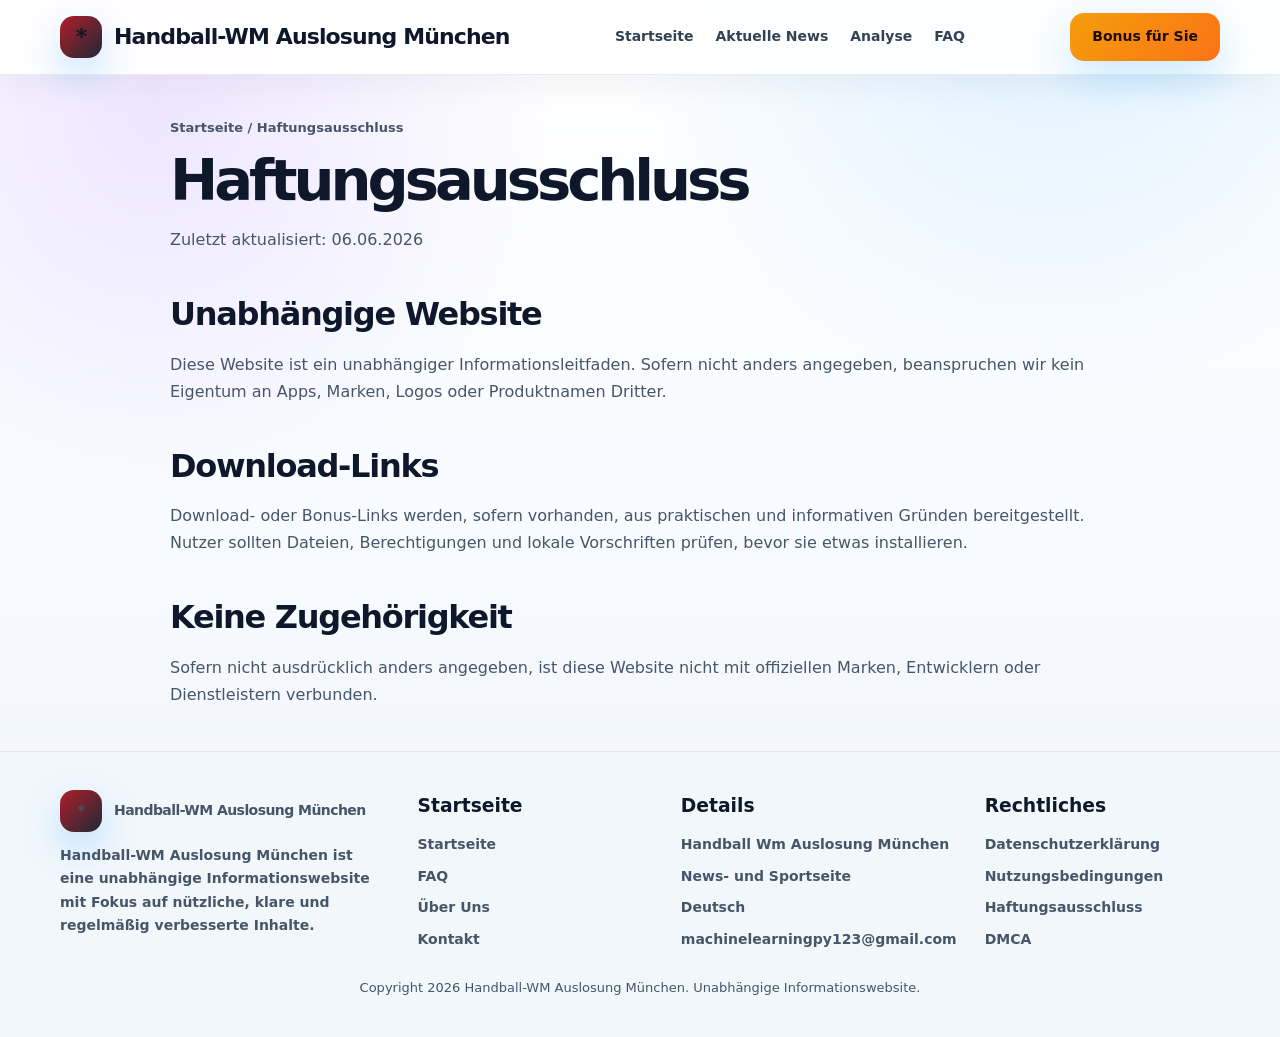
<file: pages/disclaimer.html>
<!DOCTYPE html><html lang="de" dir="ltr"><head><meta charset="UTF-8" /><meta name="viewport" content="width=device-width, initial-scale=1.0" />
  <meta name="google-site-verification" content="zPeMqoo2h3M_oqIertTkiu1rAj5quQBwW_J42bXbuFM" /><title>Haftungsausschluss | Handball-WM Auslosung München</title><meta name="description" content="Wichtiger Haftungsausschluss für Handball-WM Auslosung München." /><meta name="robots" content="index, follow, max-image-preview:large" /><link rel="canonical" href="https://machinelearningpy123.github.io/handball-wm-auslosung-muenchen/pages/disclaimer.html" /><meta property="og:title" content="Haftungsausschluss | Handball-WM Auslosung München" /><meta property="og:description" content="Wichtiger Haftungsausschluss für Handball-WM Auslosung München." /><meta property="og:type" content="website" /><meta property="og:url" content="https://machinelearningpy123.github.io/handball-wm-auslosung-muenchen/pages/disclaimer.html" /><meta property="og:image" content="https://machinelearningpy123.github.io/handball-wm-auslosung-muenchen/assets/cover.svg" /><meta name="twitter:card" content="summary_large_image" /><meta name="twitter:image" content="https://machinelearningpy123.github.io/handball-wm-auslosung-muenchen/assets/cover.svg" /><link rel="stylesheet" href="../assets/style.css" /></head><body><header class="header"><div class="container nav"><a class="brand" href="../index.html"><span class="logo">*</span><span>Handball-WM Auslosung München</span></a><nav class="links" id="siteLinks"><a href="../index.html">Startseite</a><a href="../pages/latest-news.html">Aktuelle News</a><a href="../pages/analysis.html">Analyse</a><a href="../pages/faq.html">FAQ</a></nav><a class="btn bonus" href="https://www.effectivecpmnetwork.com/j9f627innq?key=be46e17df9e34aa3b5b8e77e88a34740" target="_blank" rel="noopener noreferrer">Bonus für Sie</a><button type="button" class="mobile" aria-label="Menü umschalten" aria-expanded="false" aria-controls="siteLinks">Menü</button></div></header><main class="section"><div class="container article"><div class="breadcrumb"><a href="../index.html">Startseite</a> / Haftungsausschluss</div><h1>Haftungsausschluss</h1><p>Zuletzt aktualisiert: 06.06.2026</p><h2>Unabhängige Website</h2><p>Diese Website ist ein unabhängiger Informationsleitfaden. Sofern nicht anders angegeben, beanspruchen wir kein Eigentum an Apps, Marken, Logos oder Produktnamen Dritter.</p><h2>Download-Links</h2><p>Download- oder Bonus-Links werden, sofern vorhanden, aus praktischen und informativen Gründen bereitgestellt. Nutzer sollten Dateien, Berechtigungen und lokale Vorschriften prüfen, bevor sie etwas installieren.</p><h2>Keine Zugehörigkeit</h2><p>Sofern nicht ausdrücklich anders angegeben, ist diese Website nicht mit offiziellen Marken, Entwicklern oder Dienstleistern verbunden.</p></div></main><footer class="footer"><div class="container footer-grid"><div><a class="brand" href="../index.html"><span class="logo">*</span><span>Handball-WM Auslosung München</span></a><p style="margin-top:12px">Handball-WM Auslosung München ist eine unabhängige Informationswebsite mit Fokus auf nützliche, klare und regelmäßig verbesserte Inhalte.</p></div><div><h3>Startseite</h3><ul><li><a href="../index.html">Startseite</a></li><li><a href="../pages/faq.html">FAQ</a></li><li><a href="../pages/about-us.html">Über Uns</a></li><li><a href="../pages/contact-us.html">Kontakt</a></li></ul></div><div><h3>Details</h3><ul><li>Handball Wm Auslosung München</li><li>News- und Sportseite</li><li>Deutsch</li><li><a href="mailto:machinelearningpy123@gmail.com">machinelearningpy123@gmail.com</a></li></ul></div><div><h3>Rechtliches</h3><ul><li><a href="../pages/privacy-policy.html">Datenschutzerklärung</a></li><li><a href="../pages/terms-and-conditions.html">Nutzungsbedingungen</a></li><li><a href="../pages/disclaimer.html">Haftungsausschluss</a></li><li><a href="../pages/dmca.html">DMCA</a></li></ul></div></div><div class="container copy">Copyright 2026 Handball-WM Auslosung München. Unabhängige Informationswebsite.</div></footer><script type="application/ld+json">
{
  "@context": "https://schema.org",
  "@type": "WebSite",
  "@id": "https://machinelearningpy123.github.io/handball-wm-auslosung-muenchen/#website",
  "name": "Handball-WM Auslosung München",
  "url": "https://machinelearningpy123.github.io/handball-wm-auslosung-muenchen/",
  "description": "Handball-WM Auslosung München bündelt aktuelle Infos, Einordnung und Folgeseiten rund um Handball Wm Auslosung München.",
  "inLanguage": "de",
  "publisher": {
    "@id": "https://machinelearningpy123.github.io/handball-wm-auslosung-muenchen/#organization"
  }
}
</script>
<script type="application/ld+json">
{
  "@context": "https://schema.org",
  "@type": "Organization",
  "@id": "https://machinelearningpy123.github.io/handball-wm-auslosung-muenchen/#organization",
  "name": "Handball-WM Auslosung München",
  "url": "https://machinelearningpy123.github.io/handball-wm-auslosung-muenchen/",
  "email": "machinelearningpy123@gmail.com",
  "contactPoint": [
    {
      "@type": "ContactPoint",
      "email": "machinelearningpy123@gmail.com",
      "contactType": "editorial"
    }
  ],
  "publishingPrinciples": "https://machinelearningpy123.github.io/handball-wm-auslosung-muenchen/pages/editorial-policy.html"
}
</script>
<script type="application/ld+json">
{
  "@context": "https://schema.org",
  "@type": "BreadcrumbList",
  "itemListElement": [
    {
      "@type": "ListItem",
      "position": 1,
      "name": "Startseite",
      "item": "https://machinelearningpy123.github.io/handball-wm-auslosung-muenchen/"
    },
    {
      "@type": "ListItem",
      "position": 2,
      "name": "Haftungsausschluss",
      "item": "https://machinelearningpy123.github.io/handball-wm-auslosung-muenchen/pages/disclaimer.html"
    }
  ]
}
</script>
<script type="application/ld+json">
{
  "@context": "https://schema.org",
  "@type": "WebPage",
  "@id": "https://machinelearningpy123.github.io/handball-wm-auslosung-muenchen/pages/disclaimer.html#webpage",
  "url": "https://machinelearningpy123.github.io/handball-wm-auslosung-muenchen/pages/disclaimer.html",
  "name": "Haftungsausschluss",
  "description": "Wichtiger Haftungsausschluss für Handball-WM Auslosung München.",
  "isPartOf": {
    "@id": "https://machinelearningpy123.github.io/handball-wm-auslosung-muenchen/#website"
  },
  "inLanguage": "de",
  "about": {
    "@type": "Thing",
    "name": "Handball Wm Auslosung München"
  }
}
</script><script src="../assets/script.js"></script></body></html>
</file>
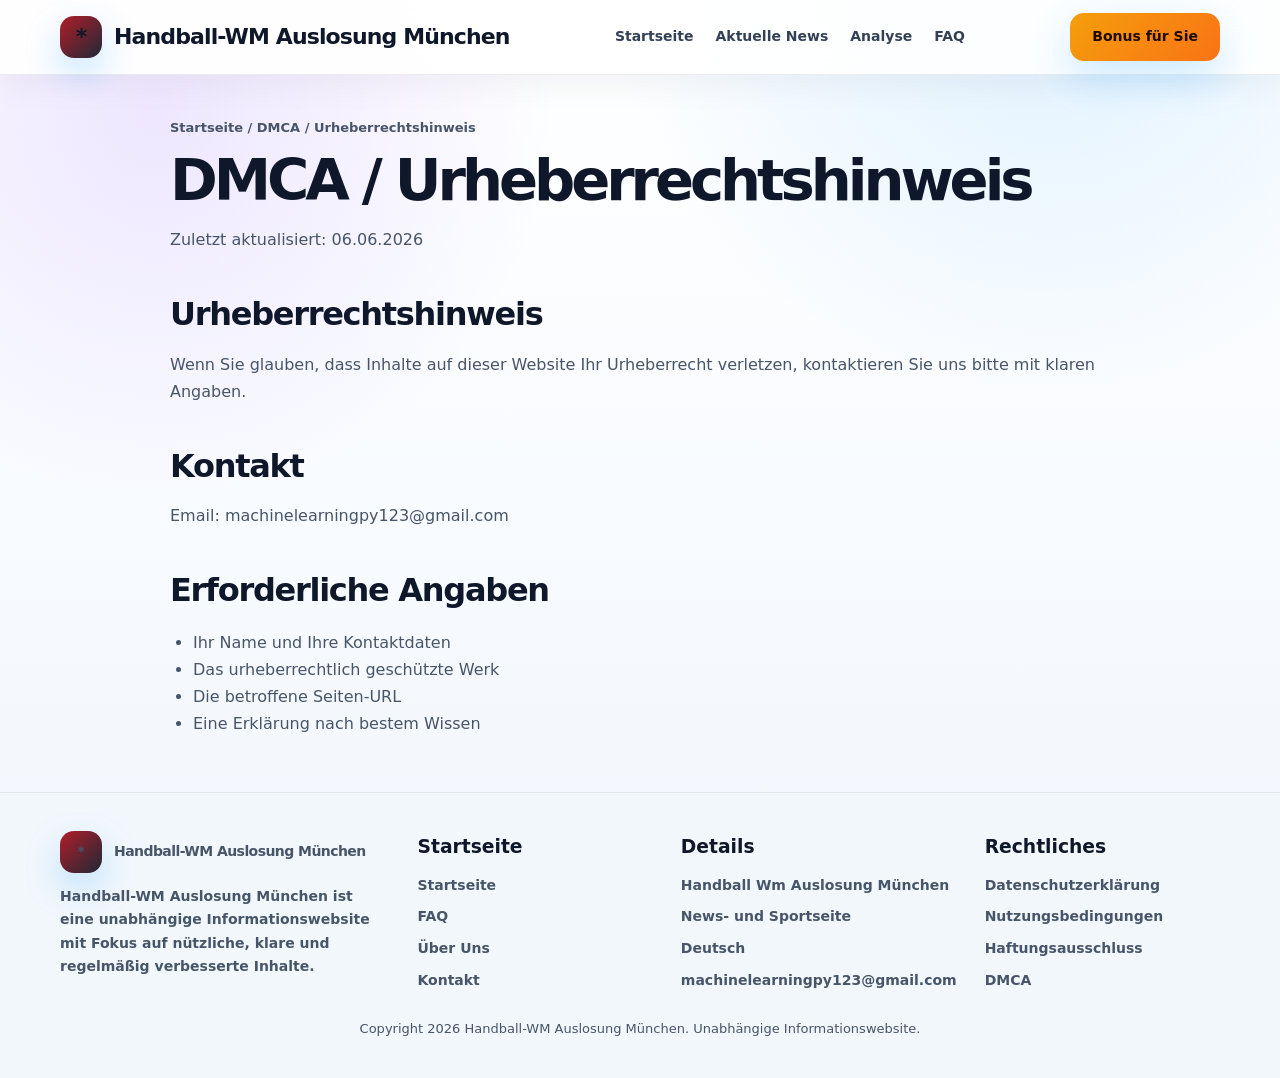
<file: pages/dmca.html>
<!DOCTYPE html><html lang="de" dir="ltr"><head><meta charset="UTF-8" /><meta name="viewport" content="width=device-width, initial-scale=1.0" />
  <meta name="google-site-verification" content="zPeMqoo2h3M_oqIertTkiu1rAj5quQBwW_J42bXbuFM" /><title>DMCA / Urheberrecht | Handball-WM Auslosung München</title><meta name="description" content="Urheberrechts- und DMCA-Kontaktinformationen für Handball-WM Auslosung München." /><meta name="robots" content="index, follow, max-image-preview:large" /><link rel="canonical" href="https://machinelearningpy123.github.io/handball-wm-auslosung-muenchen/pages/dmca.html" /><meta property="og:title" content="DMCA / Urheberrecht | Handball-WM Auslosung München" /><meta property="og:description" content="Urheberrechts- und DMCA-Kontaktinformationen für Handball-WM Auslosung München." /><meta property="og:type" content="website" /><meta property="og:url" content="https://machinelearningpy123.github.io/handball-wm-auslosung-muenchen/pages/dmca.html" /><meta property="og:image" content="https://machinelearningpy123.github.io/handball-wm-auslosung-muenchen/assets/cover.svg" /><meta name="twitter:card" content="summary_large_image" /><meta name="twitter:image" content="https://machinelearningpy123.github.io/handball-wm-auslosung-muenchen/assets/cover.svg" /><link rel="stylesheet" href="../assets/style.css" /></head><body><header class="header"><div class="container nav"><a class="brand" href="../index.html"><span class="logo">*</span><span>Handball-WM Auslosung München</span></a><nav class="links" id="siteLinks"><a href="../index.html">Startseite</a><a href="../pages/latest-news.html">Aktuelle News</a><a href="../pages/analysis.html">Analyse</a><a href="../pages/faq.html">FAQ</a></nav><a class="btn bonus" href="https://www.effectivecpmnetwork.com/j9f627innq?key=be46e17df9e34aa3b5b8e77e88a34740" target="_blank" rel="noopener noreferrer">Bonus für Sie</a><button type="button" class="mobile" aria-label="Menü umschalten" aria-expanded="false" aria-controls="siteLinks">Menü</button></div></header><main class="section"><div class="container article"><div class="breadcrumb"><a href="../index.html">Startseite</a> / DMCA / Urheberrechtshinweis</div><h1>DMCA / Urheberrechtshinweis</h1><p>Zuletzt aktualisiert: 06.06.2026</p><h2>Urheberrechtshinweis</h2><p>Wenn Sie glauben, dass Inhalte auf dieser Website Ihr Urheberrecht verletzen, kontaktieren Sie uns bitte mit klaren Angaben.</p><h2>Kontakt</h2><p>Email: <a href='mailto:machinelearningpy123@gmail.com'>machinelearningpy123@gmail.com</a></p><h2>Erforderliche Angaben</h2><ul><li>Ihr Name und Ihre Kontaktdaten</li><li>Das urheberrechtlich geschützte Werk</li><li>Die betroffene Seiten-URL</li><li>Eine Erklärung nach bestem Wissen</li></ul></div></main><footer class="footer"><div class="container footer-grid"><div><a class="brand" href="../index.html"><span class="logo">*</span><span>Handball-WM Auslosung München</span></a><p style="margin-top:12px">Handball-WM Auslosung München ist eine unabhängige Informationswebsite mit Fokus auf nützliche, klare und regelmäßig verbesserte Inhalte.</p></div><div><h3>Startseite</h3><ul><li><a href="../index.html">Startseite</a></li><li><a href="../pages/faq.html">FAQ</a></li><li><a href="../pages/about-us.html">Über Uns</a></li><li><a href="../pages/contact-us.html">Kontakt</a></li></ul></div><div><h3>Details</h3><ul><li>Handball Wm Auslosung München</li><li>News- und Sportseite</li><li>Deutsch</li><li><a href="mailto:machinelearningpy123@gmail.com">machinelearningpy123@gmail.com</a></li></ul></div><div><h3>Rechtliches</h3><ul><li><a href="../pages/privacy-policy.html">Datenschutzerklärung</a></li><li><a href="../pages/terms-and-conditions.html">Nutzungsbedingungen</a></li><li><a href="../pages/disclaimer.html">Haftungsausschluss</a></li><li><a href="../pages/dmca.html">DMCA</a></li></ul></div></div><div class="container copy">Copyright 2026 Handball-WM Auslosung München. Unabhängige Informationswebsite.</div></footer><script type="application/ld+json">
{
  "@context": "https://schema.org",
  "@type": "WebSite",
  "@id": "https://machinelearningpy123.github.io/handball-wm-auslosung-muenchen/#website",
  "name": "Handball-WM Auslosung München",
  "url": "https://machinelearningpy123.github.io/handball-wm-auslosung-muenchen/",
  "description": "Handball-WM Auslosung München bündelt aktuelle Infos, Einordnung und Folgeseiten rund um Handball Wm Auslosung München.",
  "inLanguage": "de",
  "publisher": {
    "@id": "https://machinelearningpy123.github.io/handball-wm-auslosung-muenchen/#organization"
  }
}
</script>
<script type="application/ld+json">
{
  "@context": "https://schema.org",
  "@type": "Organization",
  "@id": "https://machinelearningpy123.github.io/handball-wm-auslosung-muenchen/#organization",
  "name": "Handball-WM Auslosung München",
  "url": "https://machinelearningpy123.github.io/handball-wm-auslosung-muenchen/",
  "email": "machinelearningpy123@gmail.com",
  "contactPoint": [
    {
      "@type": "ContactPoint",
      "email": "machinelearningpy123@gmail.com",
      "contactType": "editorial"
    }
  ],
  "publishingPrinciples": "https://machinelearningpy123.github.io/handball-wm-auslosung-muenchen/pages/editorial-policy.html"
}
</script>
<script type="application/ld+json">
{
  "@context": "https://schema.org",
  "@type": "BreadcrumbList",
  "itemListElement": [
    {
      "@type": "ListItem",
      "position": 1,
      "name": "Startseite",
      "item": "https://machinelearningpy123.github.io/handball-wm-auslosung-muenchen/"
    },
    {
      "@type": "ListItem",
      "position": 2,
      "name": "DMCA / Urheberrechtshinweis",
      "item": "https://machinelearningpy123.github.io/handball-wm-auslosung-muenchen/pages/dmca.html"
    }
  ]
}
</script>
<script type="application/ld+json">
{
  "@context": "https://schema.org",
  "@type": "WebPage",
  "@id": "https://machinelearningpy123.github.io/handball-wm-auslosung-muenchen/pages/dmca.html#webpage",
  "url": "https://machinelearningpy123.github.io/handball-wm-auslosung-muenchen/pages/dmca.html",
  "name": "DMCA / Urheberrechtshinweis",
  "description": "Urheberrechts- und DMCA-Kontaktinformationen für Handball-WM Auslosung München.",
  "isPartOf": {
    "@id": "https://machinelearningpy123.github.io/handball-wm-auslosung-muenchen/#website"
  },
  "inLanguage": "de",
  "about": {
    "@type": "Thing",
    "name": "Handball Wm Auslosung München"
  }
}
</script><script src="../assets/script.js"></script></body></html>
</file>
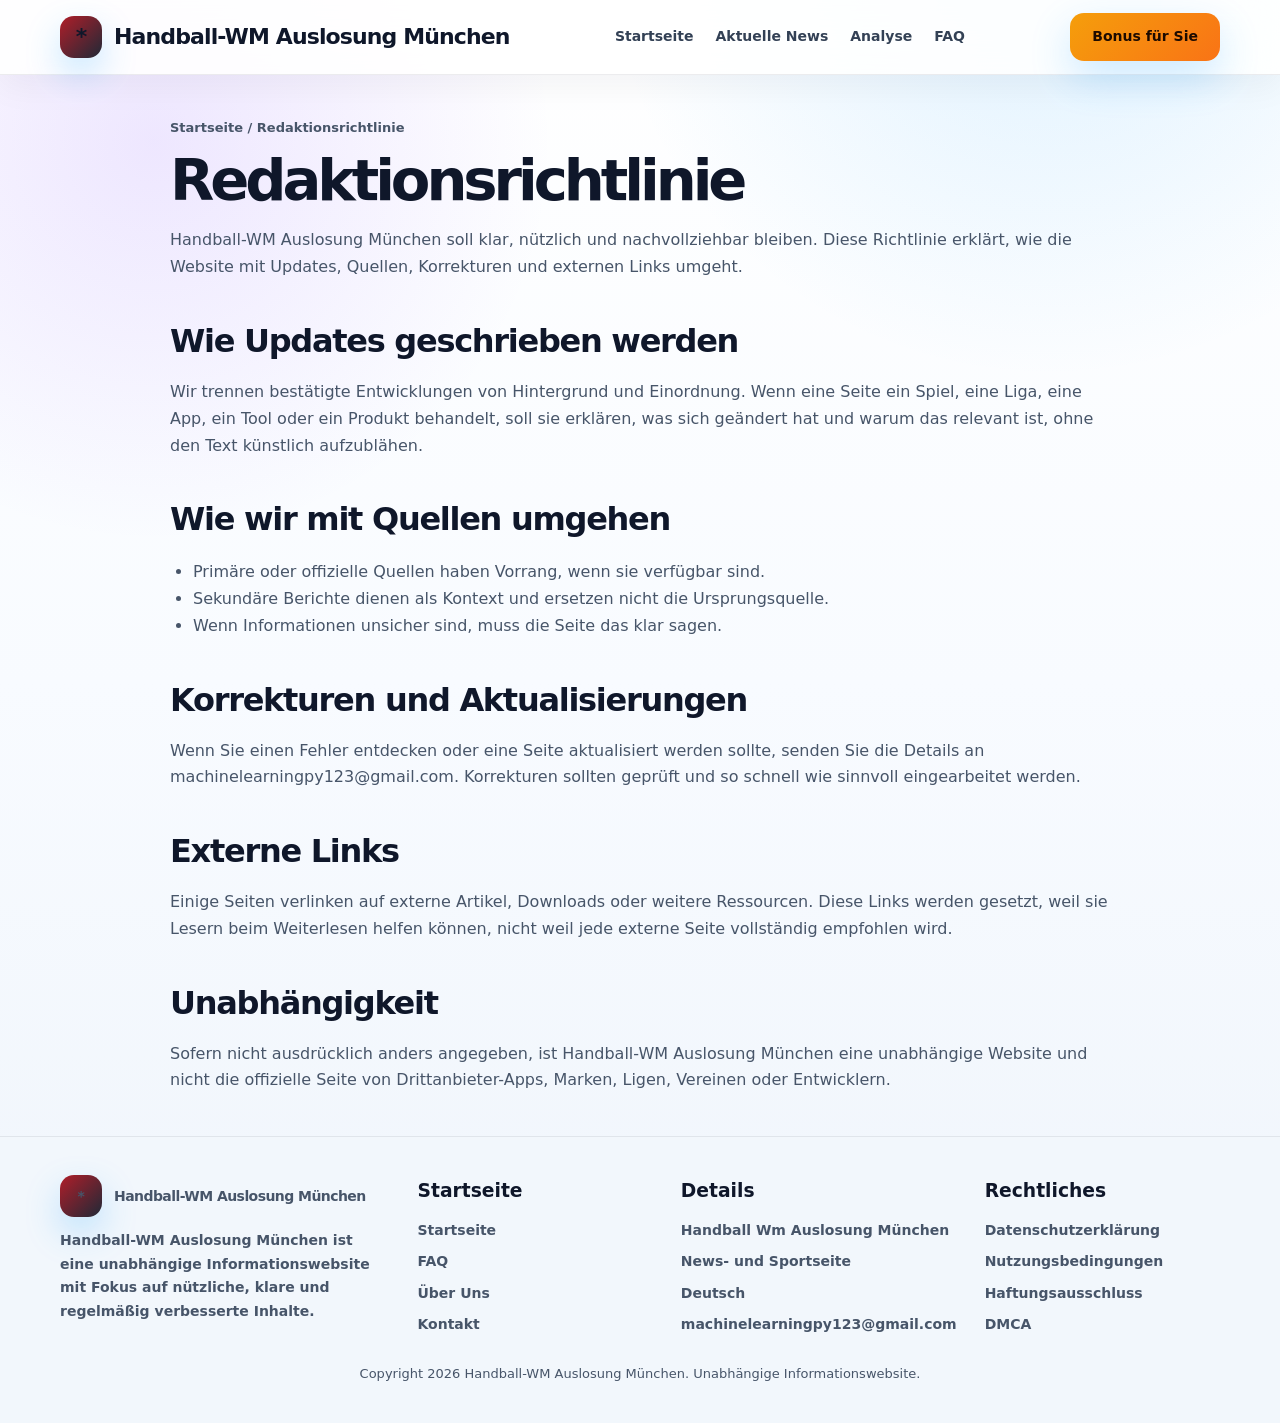
<file: pages/editorial-policy.html>
<!DOCTYPE html><html lang="de" dir="ltr"><head><meta charset="UTF-8" /><meta name="viewport" content="width=device-width, initial-scale=1.0" />
  <meta name="google-site-verification" content="zPeMqoo2h3M_oqIertTkiu1rAj5quQBwW_J42bXbuFM" /><title>Redaktionsrichtlinie | Handball-WM Auslosung München</title><meta name="description" content="Lesen Sie die redaktionellen Standards, die Quellenpolitik und den Korrekturprozess von Handball-WM Auslosung München." /><meta name="robots" content="index, follow, max-image-preview:large" /><link rel="canonical" href="https://machinelearningpy123.github.io/handball-wm-auslosung-muenchen/pages/editorial-policy.html" /><meta property="og:title" content="Redaktionsrichtlinie | Handball-WM Auslosung München" /><meta property="og:description" content="Lesen Sie die redaktionellen Standards, die Quellenpolitik und den Korrekturprozess von Handball-WM Auslosung München." /><meta property="og:type" content="website" /><meta property="og:url" content="https://machinelearningpy123.github.io/handball-wm-auslosung-muenchen/pages/editorial-policy.html" /><meta property="og:image" content="https://machinelearningpy123.github.io/handball-wm-auslosung-muenchen/assets/cover.svg" /><meta name="twitter:card" content="summary_large_image" /><meta name="twitter:image" content="https://machinelearningpy123.github.io/handball-wm-auslosung-muenchen/assets/cover.svg" /><link rel="stylesheet" href="../assets/style.css" /></head><body><header class="header"><div class="container nav"><a class="brand" href="../index.html"><span class="logo">*</span><span>Handball-WM Auslosung München</span></a><nav class="links" id="siteLinks"><a href="../index.html">Startseite</a><a href="../pages/latest-news.html">Aktuelle News</a><a href="../pages/analysis.html">Analyse</a><a href="../pages/faq.html">FAQ</a></nav><a class="btn bonus" href="https://www.effectivecpmnetwork.com/j9f627innq?key=be46e17df9e34aa3b5b8e77e88a34740" target="_blank" rel="noopener noreferrer">Bonus für Sie</a><button type="button" class="mobile" aria-label="Menü umschalten" aria-expanded="false" aria-controls="siteLinks">Menü</button></div></header><main class="section"><div class="container article"><div class="breadcrumb"><a href="../index.html">Startseite</a> / Redaktionsrichtlinie</div><h1>Redaktionsrichtlinie</h1><p>Handball-WM Auslosung München soll klar, nützlich und nachvollziehbar bleiben. Diese Richtlinie erklärt, wie die Website mit Updates, Quellen, Korrekturen und externen Links umgeht.</p><h2>Wie Updates geschrieben werden</h2><p>Wir trennen bestätigte Entwicklungen von Hintergrund und Einordnung. Wenn eine Seite ein Spiel, eine Liga, eine App, ein Tool oder ein Produkt behandelt, soll sie erklären, was sich geändert hat und warum das relevant ist, ohne den Text künstlich aufzublähen.</p><h2>Wie wir mit Quellen umgehen</h2><ul><li>Primäre oder offizielle Quellen haben Vorrang, wenn sie verfügbar sind.</li><li>Sekundäre Berichte dienen als Kontext und ersetzen nicht die Ursprungsquelle.</li><li>Wenn Informationen unsicher sind, muss die Seite das klar sagen.</li></ul><h2>Korrekturen und Aktualisierungen</h2><p>Wenn Sie einen Fehler entdecken oder eine Seite aktualisiert werden sollte, senden Sie die Details an <a href="mailto:machinelearningpy123@gmail.com">machinelearningpy123@gmail.com</a>. Korrekturen sollten geprüft und so schnell wie sinnvoll eingearbeitet werden.</p><h2>Externe Links</h2><p>Einige Seiten verlinken auf externe Artikel, Downloads oder weitere Ressourcen. Diese Links werden gesetzt, weil sie Lesern beim Weiterlesen helfen können, nicht weil jede externe Seite vollständig empfohlen wird.</p><h2>Unabhängigkeit</h2><p>Sofern nicht ausdrücklich anders angegeben, ist Handball-WM Auslosung München eine unabhängige Website und nicht die offizielle Seite von Drittanbieter-Apps, Marken, Ligen, Vereinen oder Entwicklern.</p></div></main><footer class="footer"><div class="container footer-grid"><div><a class="brand" href="../index.html"><span class="logo">*</span><span>Handball-WM Auslosung München</span></a><p style="margin-top:12px">Handball-WM Auslosung München ist eine unabhängige Informationswebsite mit Fokus auf nützliche, klare und regelmäßig verbesserte Inhalte.</p></div><div><h3>Startseite</h3><ul><li><a href="../index.html">Startseite</a></li><li><a href="../pages/faq.html">FAQ</a></li><li><a href="../pages/about-us.html">Über Uns</a></li><li><a href="../pages/contact-us.html">Kontakt</a></li></ul></div><div><h3>Details</h3><ul><li>Handball Wm Auslosung München</li><li>News- und Sportseite</li><li>Deutsch</li><li><a href="mailto:machinelearningpy123@gmail.com">machinelearningpy123@gmail.com</a></li></ul></div><div><h3>Rechtliches</h3><ul><li><a href="../pages/privacy-policy.html">Datenschutzerklärung</a></li><li><a href="../pages/terms-and-conditions.html">Nutzungsbedingungen</a></li><li><a href="../pages/disclaimer.html">Haftungsausschluss</a></li><li><a href="../pages/dmca.html">DMCA</a></li></ul></div></div><div class="container copy">Copyright 2026 Handball-WM Auslosung München. Unabhängige Informationswebsite.</div></footer><script type="application/ld+json">
{
  "@context": "https://schema.org",
  "@type": "WebSite",
  "@id": "https://machinelearningpy123.github.io/handball-wm-auslosung-muenchen/#website",
  "name": "Handball-WM Auslosung München",
  "url": "https://machinelearningpy123.github.io/handball-wm-auslosung-muenchen/",
  "description": "Handball-WM Auslosung München bündelt aktuelle Infos, Einordnung und Folgeseiten rund um Handball Wm Auslosung München.",
  "inLanguage": "de",
  "publisher": {
    "@id": "https://machinelearningpy123.github.io/handball-wm-auslosung-muenchen/#organization"
  }
}
</script>
<script type="application/ld+json">
{
  "@context": "https://schema.org",
  "@type": "Organization",
  "@id": "https://machinelearningpy123.github.io/handball-wm-auslosung-muenchen/#organization",
  "name": "Handball-WM Auslosung München",
  "url": "https://machinelearningpy123.github.io/handball-wm-auslosung-muenchen/",
  "email": "machinelearningpy123@gmail.com",
  "contactPoint": [
    {
      "@type": "ContactPoint",
      "email": "machinelearningpy123@gmail.com",
      "contactType": "editorial"
    }
  ],
  "publishingPrinciples": "https://machinelearningpy123.github.io/handball-wm-auslosung-muenchen/pages/editorial-policy.html"
}
</script>
<script type="application/ld+json">
{
  "@context": "https://schema.org",
  "@type": "BreadcrumbList",
  "itemListElement": [
    {
      "@type": "ListItem",
      "position": 1,
      "name": "Startseite",
      "item": "https://machinelearningpy123.github.io/handball-wm-auslosung-muenchen/"
    },
    {
      "@type": "ListItem",
      "position": 2,
      "name": "Redaktionsrichtlinie",
      "item": "https://machinelearningpy123.github.io/handball-wm-auslosung-muenchen/pages/editorial-policy.html"
    }
  ]
}
</script>
<script type="application/ld+json">
{
  "@context": "https://schema.org",
  "@type": "AboutPage",
  "@id": "https://machinelearningpy123.github.io/handball-wm-auslosung-muenchen/pages/editorial-policy.html#webpage",
  "url": "https://machinelearningpy123.github.io/handball-wm-auslosung-muenchen/pages/editorial-policy.html",
  "name": "Redaktionsrichtlinie",
  "description": "Lesen Sie die redaktionellen Standards, die Quellenpolitik und den Korrekturprozess von Handball-WM Auslosung München.",
  "isPartOf": {
    "@id": "https://machinelearningpy123.github.io/handball-wm-auslosung-muenchen/#website"
  },
  "inLanguage": "de",
  "about": {
    "@type": "Thing",
    "name": "Handball Wm Auslosung München"
  }
}
</script><script src="../assets/script.js"></script></body></html>
</file>
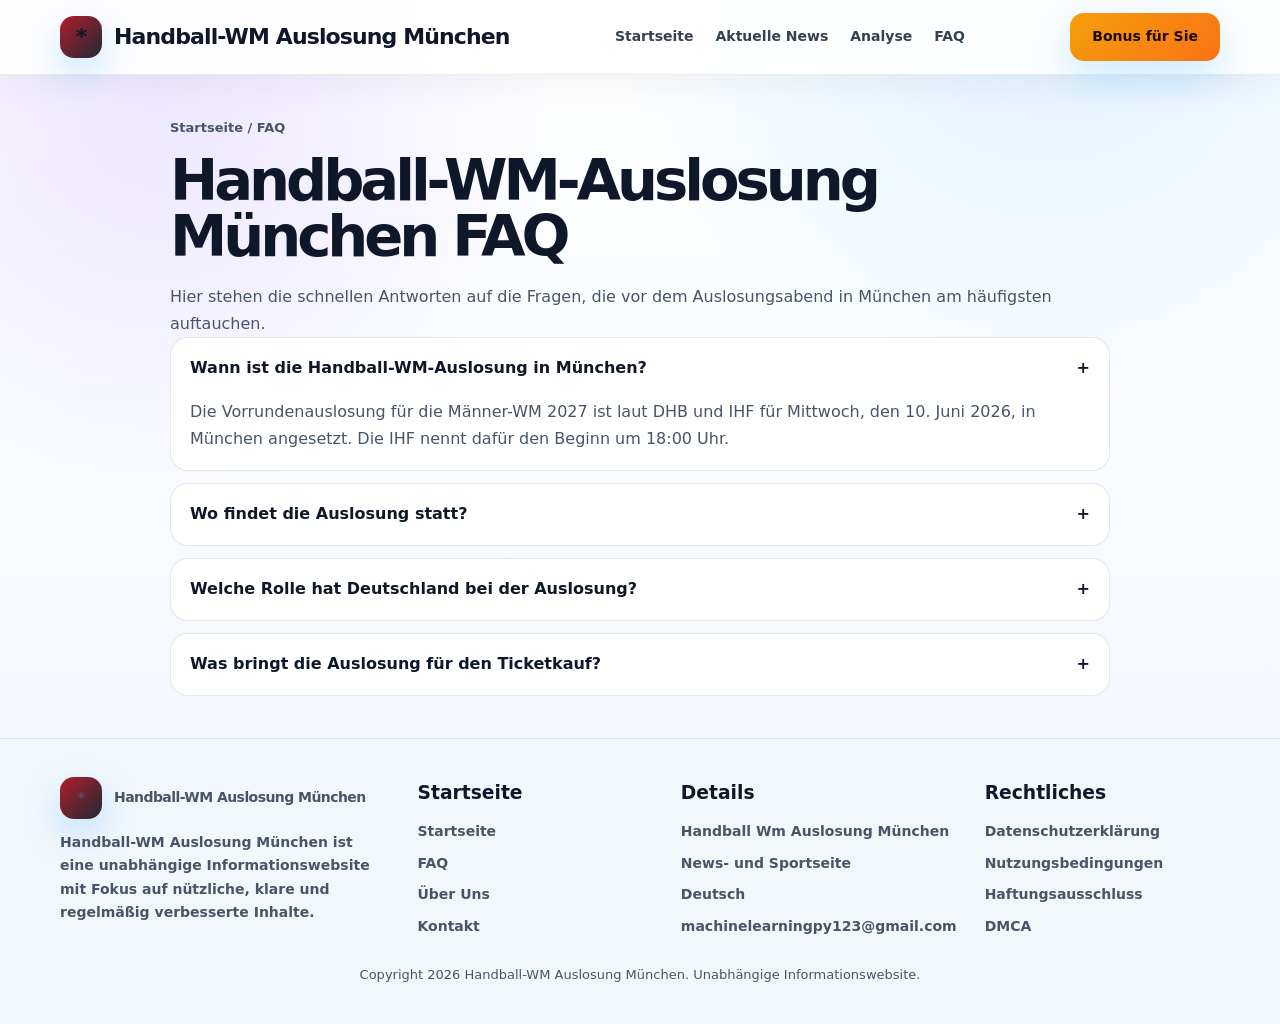
<file: pages/faq.html>
<!DOCTYPE html><html lang="de" dir="ltr"><head><meta charset="UTF-8" /><meta name="viewport" content="width=device-width, initial-scale=1.0" />
  <meta name="google-site-verification" content="zPeMqoo2h3M_oqIertTkiu1rAj5quQBwW_J42bXbuFM" /><title>Handball-WM-Auslosung München FAQ | Termin, Ort, Töpfe und Deutschland</title><meta name="description" content="Kurze Antworten zur Handball-WM-Auslosung in München mit Termin, Ort, Deutschland als Gruppenkopf und dem praktischen Nutzen der Ziehung." /><meta name="robots" content="index, follow, max-image-preview:large" /><link rel="canonical" href="https://machinelearningpy123.github.io/handball-wm-auslosung-muenchen/pages/faq.html" /><meta property="og:title" content="Handball-WM-Auslosung München FAQ | Termin, Ort, Töpfe und Deutschland" /><meta property="og:description" content="Kurze Antworten zur Handball-WM-Auslosung in München mit Termin, Ort, Deutschland als Gruppenkopf und dem praktischen Nutzen der Ziehung." /><meta property="og:type" content="website" /><meta property="og:url" content="https://machinelearningpy123.github.io/handball-wm-auslosung-muenchen/pages/faq.html" /><meta property="og:image" content="https://machinelearningpy123.github.io/handball-wm-auslosung-muenchen/assets/cover.svg" /><meta name="twitter:card" content="summary_large_image" /><meta name="twitter:image" content="https://machinelearningpy123.github.io/handball-wm-auslosung-muenchen/assets/cover.svg" /><link rel="stylesheet" href="../assets/style.css" /></head><body><header class="header"><div class="container nav"><a class="brand" href="../index.html"><span class="logo">*</span><span>Handball-WM Auslosung München</span></a><nav class="links" id="siteLinks"><a href="../index.html">Startseite</a><a href="../pages/latest-news.html">Aktuelle News</a><a href="../pages/analysis.html">Analyse</a><a href="../pages/faq.html">FAQ</a></nav><a class="btn bonus" href="https://www.effectivecpmnetwork.com/j9f627innq?key=be46e17df9e34aa3b5b8e77e88a34740" target="_blank" rel="noopener noreferrer">Bonus für Sie</a><button type="button" class="mobile" aria-label="Menü umschalten" aria-expanded="false" aria-controls="siteLinks">Menü</button></div></header><main class='section'><div class='container article'><div class='breadcrumb'><a href='../index.html'>Startseite</a> / FAQ</div><h1>Handball-WM-Auslosung München FAQ</h1><p>Hier stehen die schnellen Antworten auf die Fragen, die vor dem Auslosungsabend in München am häufigsten auftauchen.</p><div class='faq'><div class='faq-item active'><div class='faq-q'>Wann ist die Handball-WM-Auslosung in München? <span>+</span></div><div class='faq-a'><p>Die Vorrundenauslosung für die Männer-WM 2027 ist laut DHB und IHF für Mittwoch, den 10. Juni 2026, in München angesetzt. Die IHF nennt dafür den Beginn um 18:00 Uhr.</p></div></div><div class='faq-item'><div class='faq-q'>Wo findet die Auslosung statt? <span>+</span></div><div class='faq-a'><p>Laut DHB und IHF wird im Hofbräuhaus München ausgelost.</p></div></div><div class='faq-item'><div class='faq-q'>Welche Rolle hat Deutschland bei der Auslosung? <span>+</span></div><div class='faq-a'><p>Deutschland ist als Gastgeber bereits qualifiziert und laut DHB als Kopf der Gruppe A in München gesetzt.</p></div></div><div class='faq-item'><div class='faq-q'>Was bringt die Auslosung für den Ticketkauf? <span>+</span></div><div class='faq-a'><p>Nach der Auslosung können Fans laut DHB und IHF gezielter Tickets nach feststehenden Begegnungen kaufen, sofern noch Kontingente verfügbar sind.</p></div></div></div></div></main><footer class="footer"><div class="container footer-grid"><div><a class="brand" href="../index.html"><span class="logo">*</span><span>Handball-WM Auslosung München</span></a><p style="margin-top:12px">Handball-WM Auslosung München ist eine unabhängige Informationswebsite mit Fokus auf nützliche, klare und regelmäßig verbesserte Inhalte.</p></div><div><h3>Startseite</h3><ul><li><a href="../index.html">Startseite</a></li><li><a href="../pages/faq.html">FAQ</a></li><li><a href="../pages/about-us.html">Über Uns</a></li><li><a href="../pages/contact-us.html">Kontakt</a></li></ul></div><div><h3>Details</h3><ul><li>Handball Wm Auslosung München</li><li>News- und Sportseite</li><li>Deutsch</li><li><a href="mailto:machinelearningpy123@gmail.com">machinelearningpy123@gmail.com</a></li></ul></div><div><h3>Rechtliches</h3><ul><li><a href="../pages/privacy-policy.html">Datenschutzerklärung</a></li><li><a href="../pages/terms-and-conditions.html">Nutzungsbedingungen</a></li><li><a href="../pages/disclaimer.html">Haftungsausschluss</a></li><li><a href="../pages/dmca.html">DMCA</a></li></ul></div></div><div class="container copy">Copyright 2026 Handball-WM Auslosung München. Unabhängige Informationswebsite.</div></footer><script type="application/ld+json">
{
  "@context": "https://schema.org",
  "@type": "WebSite",
  "@id": "https://machinelearningpy123.github.io/handball-wm-auslosung-muenchen/#website",
  "name": "Handball-WM Auslosung München",
  "url": "https://machinelearningpy123.github.io/handball-wm-auslosung-muenchen/",
  "description": "Handball-WM Auslosung München bündelt aktuelle Infos, Einordnung und Folgeseiten rund um Handball Wm Auslosung München.",
  "inLanguage": "de",
  "publisher": {
    "@id": "https://machinelearningpy123.github.io/handball-wm-auslosung-muenchen/#organization"
  }
}
</script>
<script type="application/ld+json">
{
  "@context": "https://schema.org",
  "@type": "Organization",
  "@id": "https://machinelearningpy123.github.io/handball-wm-auslosung-muenchen/#organization",
  "name": "Handball-WM Auslosung München",
  "url": "https://machinelearningpy123.github.io/handball-wm-auslosung-muenchen/",
  "email": "machinelearningpy123@gmail.com",
  "contactPoint": [
    {
      "@type": "ContactPoint",
      "email": "machinelearningpy123@gmail.com",
      "contactType": "editorial"
    }
  ],
  "publishingPrinciples": "https://machinelearningpy123.github.io/handball-wm-auslosung-muenchen/pages/editorial-policy.html"
}
</script>
<script type="application/ld+json">
{
  "@context": "https://schema.org",
  "@type": "BreadcrumbList",
  "itemListElement": [
    {
      "@type": "ListItem",
      "position": 1,
      "name": "Startseite",
      "item": "https://machinelearningpy123.github.io/handball-wm-auslosung-muenchen/"
    },
    {
      "@type": "ListItem",
      "position": 2,
      "name": "Handball-WM-Auslosung München FAQ",
      "item": "https://machinelearningpy123.github.io/handball-wm-auslosung-muenchen/pages/faq.html"
    }
  ]
}
</script>
<script type="application/ld+json">
{
  "@context": "https://schema.org",
  "@type": "FAQPage",
  "@id": "https://machinelearningpy123.github.io/handball-wm-auslosung-muenchen/pages/faq.html#webpage",
  "url": "https://machinelearningpy123.github.io/handball-wm-auslosung-muenchen/pages/faq.html",
  "name": "Handball-WM-Auslosung München FAQ",
  "description": "Kurze Antworten zur Handball-WM-Auslosung in München mit Termin, Ort, Deutschland als Gruppenkopf und dem praktischen Nutzen der Ziehung.",
  "isPartOf": {
    "@id": "https://machinelearningpy123.github.io/handball-wm-auslosung-muenchen/#website"
  },
  "inLanguage": "de",
  "about": {
    "@type": "Thing",
    "name": "Handball Wm Auslosung München"
  },
  "mainEntity": [
    {
      "@type": "Question",
      "name": "Wann ist die Handball-WM-Auslosung in München?",
      "acceptedAnswer": {
        "@type": "Answer",
        "text": "Die Vorrundenauslosung für die Männer-WM 2027 ist laut DHB und IHF für Mittwoch, den 10. Juni 2026, in München angesetzt. Die IHF nennt dafür den Beginn um 18:00 Uhr."
      }
    },
    {
      "@type": "Question",
      "name": "Wo findet die Auslosung statt?",
      "acceptedAnswer": {
        "@type": "Answer",
        "text": "Laut DHB und IHF wird im Hofbräuhaus München ausgelost."
      }
    },
    {
      "@type": "Question",
      "name": "Welche Rolle hat Deutschland bei der Auslosung?",
      "acceptedAnswer": {
        "@type": "Answer",
        "text": "Deutschland ist als Gastgeber bereits qualifiziert und laut DHB als Kopf der Gruppe A in München gesetzt."
      }
    },
    {
      "@type": "Question",
      "name": "Was bringt die Auslosung für den Ticketkauf?",
      "acceptedAnswer": {
        "@type": "Answer",
        "text": "Nach der Auslosung können Fans laut DHB und IHF gezielter Tickets nach feststehenden Begegnungen kaufen, sofern noch Kontingente verfügbar sind."
      }
    }
  ]
}
</script><script src="../assets/script.js"></script></body></html>
</file>
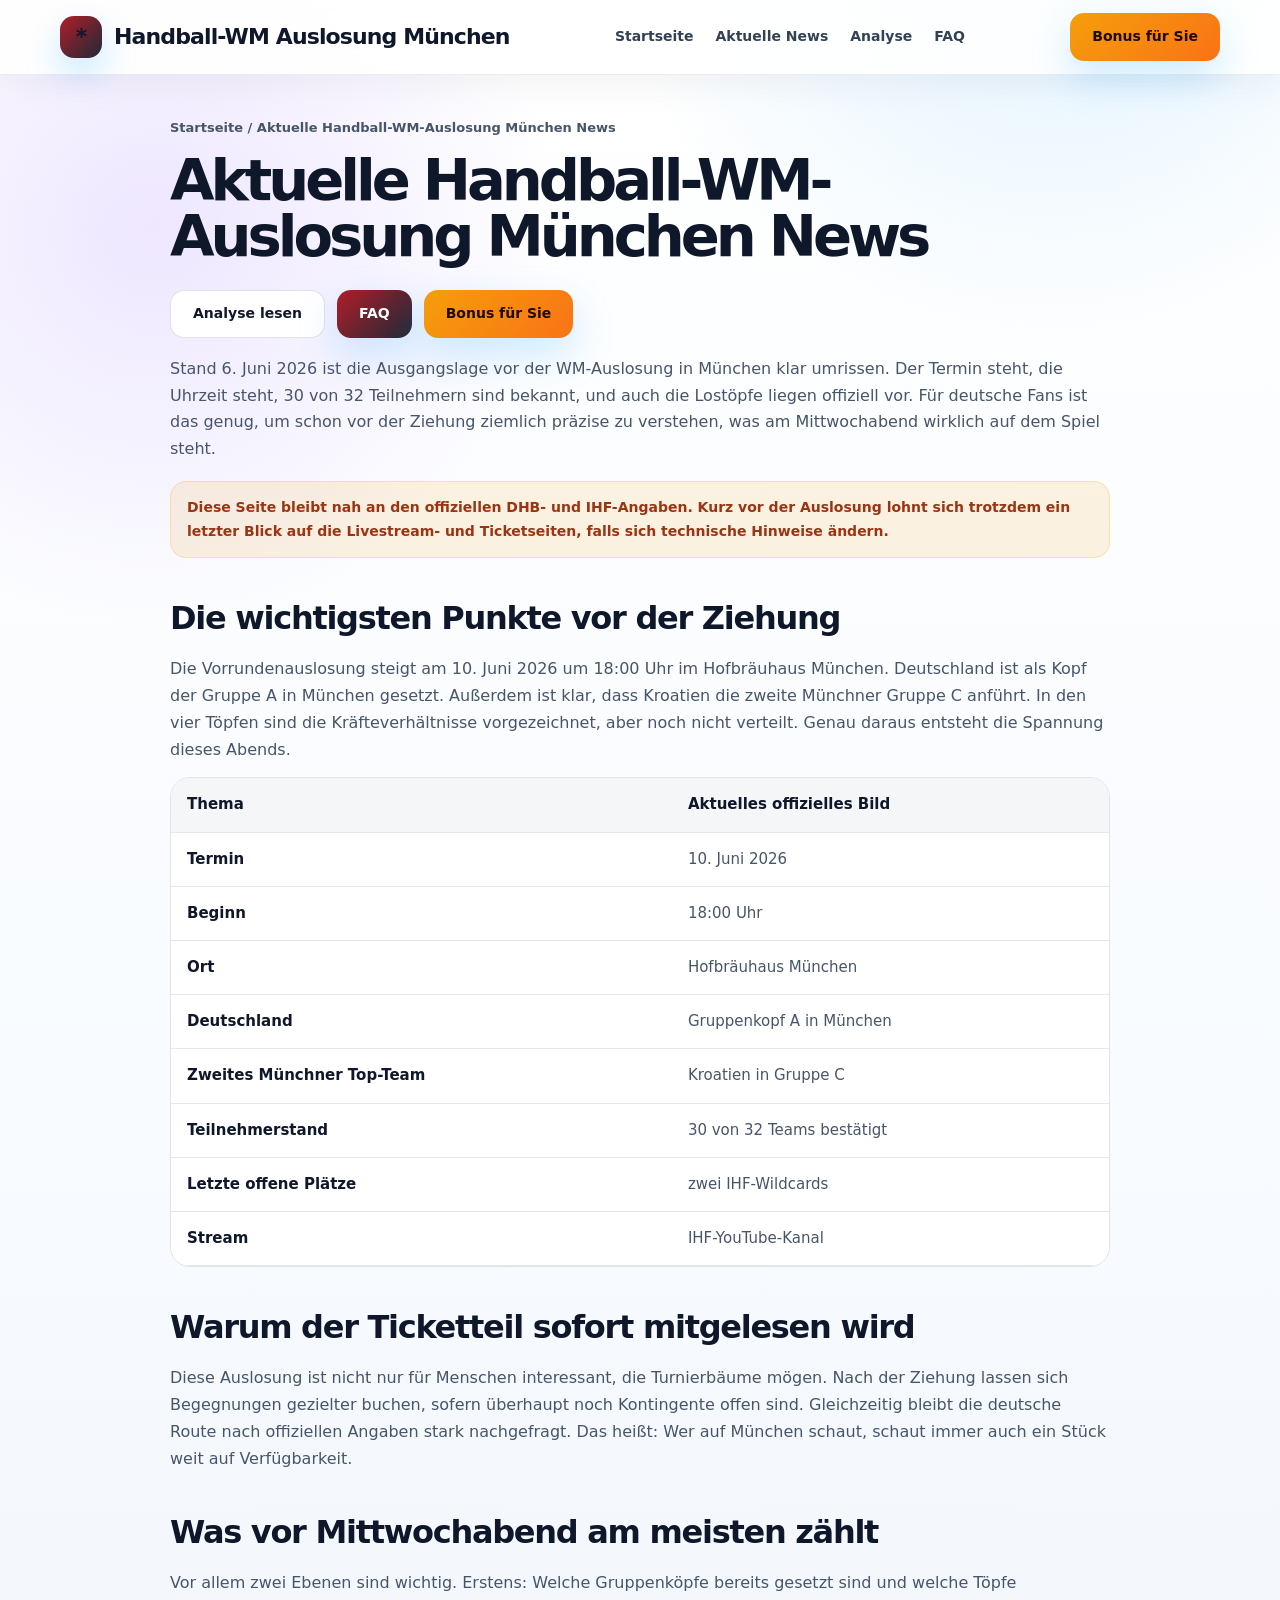
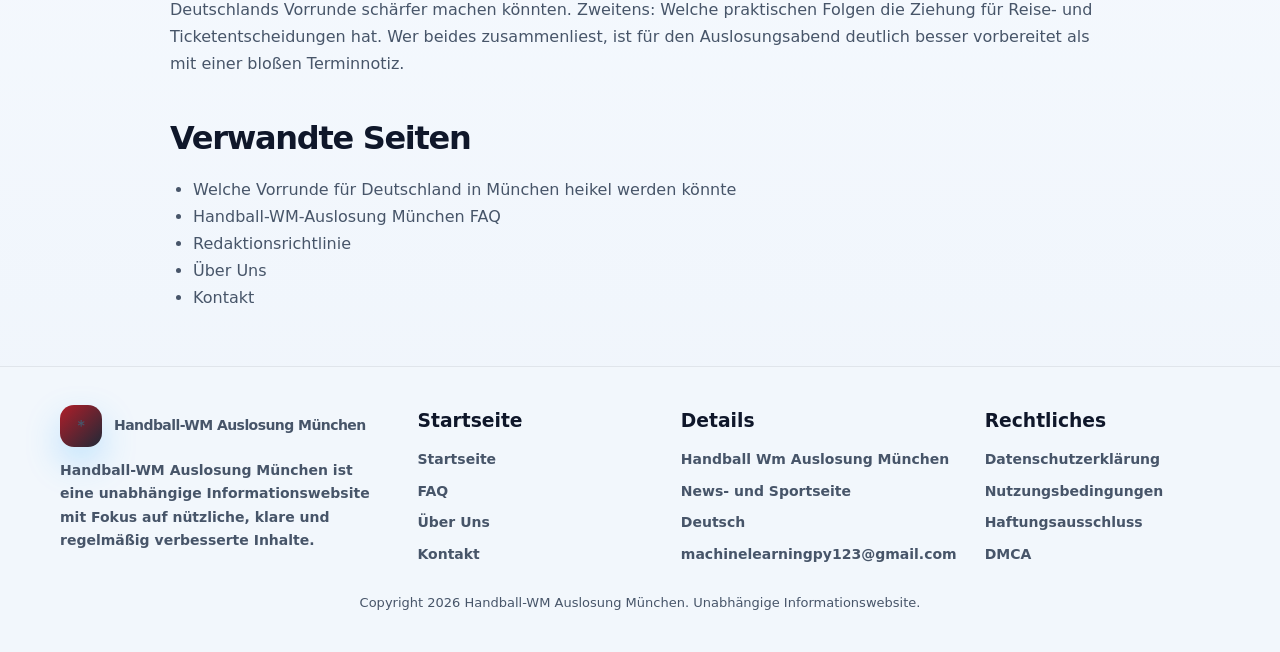
<file: pages/latest-news.html>
<!DOCTYPE html><html lang="de" dir="ltr"><head><meta charset="UTF-8" /><meta name="viewport" content="width=device-width, initial-scale=1.0" />
  <meta name="google-site-verification" content="zPeMqoo2h3M_oqIertTkiu1rAj5quQBwW_J42bXbuFM" /><title>Aktuelle Handball-WM-Auslosung München News | Termin, Töpfe und Ticketlage</title><meta name="description" content="Das aktuelle Update zur Handball-WM-Auslosung in München mit Beginn, gesetzten Teams, Lostöpfen und dem, was sich für Fans nach der Ziehung ändert." /><meta name="robots" content="index, follow, max-image-preview:large" /><link rel="canonical" href="https://machinelearningpy123.github.io/handball-wm-auslosung-muenchen/pages/latest-news.html" /><meta property="og:title" content="Aktuelle Handball-WM-Auslosung München News | Termin, Töpfe und Ticketlage" /><meta property="og:description" content="Das aktuelle Update zur Handball-WM-Auslosung in München mit Beginn, gesetzten Teams, Lostöpfen und dem, was sich für Fans nach der Ziehung ändert." /><meta property="og:type" content="article" /><meta property="og:url" content="https://machinelearningpy123.github.io/handball-wm-auslosung-muenchen/pages/latest-news.html" /><meta property="og:image" content="https://machinelearningpy123.github.io/handball-wm-auslosung-muenchen/assets/cover.svg" /><meta name="twitter:card" content="summary_large_image" /><meta name="twitter:image" content="https://machinelearningpy123.github.io/handball-wm-auslosung-muenchen/assets/cover.svg" /><link rel="stylesheet" href="../assets/style.css" /></head><body><header class="header"><div class="container nav"><a class="brand" href="../index.html"><span class="logo">*</span><span>Handball-WM Auslosung München</span></a><nav class="links" id="siteLinks"><a href="../index.html">Startseite</a><a href="../pages/latest-news.html">Aktuelle News</a><a href="../pages/analysis.html">Analyse</a><a href="../pages/faq.html">FAQ</a></nav><a class="btn bonus" href="https://www.effectivecpmnetwork.com/j9f627innq?key=be46e17df9e34aa3b5b8e77e88a34740" target="_blank" rel="noopener noreferrer">Bonus für Sie</a><button type="button" class="mobile" aria-label="Menü umschalten" aria-expanded="false" aria-controls="siteLinks">Menü</button></div></header><main class='section'><div class='container article'><div class='breadcrumb'><a href='../index.html'>Startseite</a> / Aktuelle Handball-WM-Auslosung München News</div><h1>Aktuelle Handball-WM-Auslosung München News</h1><div class='hero-actions'><a class='btn secondary' href='analysis.html'>Analyse lesen</a><a class='btn' href='faq.html'>FAQ</a><a class='btn bonus' href='https://www.effectivecpmnetwork.com/j9f627innq?key=be46e17df9e34aa3b5b8e77e88a34740' target='_blank' rel='noopener noreferrer'>Bonus für Sie</a></div><p>Stand 6. Juni 2026 ist die Ausgangslage vor der WM-Auslosung in München klar umrissen. Der Termin steht, die Uhrzeit steht, 30 von 32 Teilnehmern sind bekannt, und auch die Lostöpfe liegen offiziell vor. Für deutsche Fans ist das genug, um schon vor der Ziehung ziemlich präzise zu verstehen, was am Mittwochabend wirklich auf dem Spiel steht.</p><div class='notice'>Diese Seite bleibt nah an den offiziellen DHB- und IHF-Angaben. Kurz vor der Auslosung lohnt sich trotzdem ein letzter Blick auf die Livestream- und Ticketseiten, falls sich technische Hinweise ändern.</div><h2>Die wichtigsten Punkte vor der Ziehung</h2><p>Die Vorrundenauslosung steigt am 10. Juni 2026 um 18:00 Uhr im Hofbräuhaus München. Deutschland ist als Kopf der Gruppe A in München gesetzt. Außerdem ist klar, dass Kroatien die zweite Münchner Gruppe C anführt. In den vier Töpfen sind die Kräfteverhältnisse vorgezeichnet, aber noch nicht verteilt. Genau daraus entsteht die Spannung dieses Abends.</p><div class='table-wrap'><table><tr><th>Thema</th><th>Aktuelles offizielles Bild</th></tr><tr><td>Termin</td><td>10. Juni 2026</td></tr><tr><td>Beginn</td><td>18:00 Uhr</td></tr><tr><td>Ort</td><td>Hofbräuhaus München</td></tr><tr><td>Deutschland</td><td>Gruppenkopf A in München</td></tr><tr><td>Zweites Münchner Top-Team</td><td>Kroatien in Gruppe C</td></tr><tr><td>Teilnehmerstand</td><td>30 von 32 Teams bestätigt</td></tr><tr><td>Letzte offene Plätze</td><td>zwei IHF-Wildcards</td></tr><tr><td>Stream</td><td>IHF-YouTube-Kanal</td></tr></table></div><h2>Warum der Ticketteil sofort mitgelesen wird</h2><p>Diese Auslosung ist nicht nur für Menschen interessant, die Turnierbäume mögen. Nach der Ziehung lassen sich Begegnungen gezielter buchen, sofern überhaupt noch Kontingente offen sind. Gleichzeitig bleibt die deutsche Route nach offiziellen Angaben stark nachgefragt. Das heißt: Wer auf München schaut, schaut immer auch ein Stück weit auf Verfügbarkeit.</p><h2>Was vor Mittwochabend am meisten zählt</h2><p>Vor allem zwei Ebenen sind wichtig. Erstens: Welche Gruppenköpfe bereits gesetzt sind und welche Töpfe Deutschlands Vorrunde schärfer machen könnten. Zweitens: Welche praktischen Folgen die Ziehung für Reise- und Ticketentscheidungen hat. Wer beides zusammenliest, ist für den Auslosungsabend deutlich besser vorbereitet als mit einer bloßen Terminnotiz.</p><h2>Verwandte Seiten</h2><ul><li><a href='analysis.html'>Welche Vorrunde für Deutschland in München heikel werden könnte</a></li><li><a href='faq.html'>Handball-WM-Auslosung München FAQ</a></li><li><a href='editorial-policy.html'>Redaktionsrichtlinie</a></li><li><a href='about-us.html'>Über Uns</a></li><li><a href='contact-us.html'>Kontakt</a></li></ul></div></main><footer class="footer"><div class="container footer-grid"><div><a class="brand" href="../index.html"><span class="logo">*</span><span>Handball-WM Auslosung München</span></a><p style="margin-top:12px">Handball-WM Auslosung München ist eine unabhängige Informationswebsite mit Fokus auf nützliche, klare und regelmäßig verbesserte Inhalte.</p></div><div><h3>Startseite</h3><ul><li><a href="../index.html">Startseite</a></li><li><a href="../pages/faq.html">FAQ</a></li><li><a href="../pages/about-us.html">Über Uns</a></li><li><a href="../pages/contact-us.html">Kontakt</a></li></ul></div><div><h3>Details</h3><ul><li>Handball Wm Auslosung München</li><li>News- und Sportseite</li><li>Deutsch</li><li><a href="mailto:machinelearningpy123@gmail.com">machinelearningpy123@gmail.com</a></li></ul></div><div><h3>Rechtliches</h3><ul><li><a href="../pages/privacy-policy.html">Datenschutzerklärung</a></li><li><a href="../pages/terms-and-conditions.html">Nutzungsbedingungen</a></li><li><a href="../pages/disclaimer.html">Haftungsausschluss</a></li><li><a href="../pages/dmca.html">DMCA</a></li></ul></div></div><div class="container copy">Copyright 2026 Handball-WM Auslosung München. Unabhängige Informationswebsite.</div></footer><script type="application/ld+json">
{
  "@context": "https://schema.org",
  "@type": "WebSite",
  "@id": "https://machinelearningpy123.github.io/handball-wm-auslosung-muenchen/#website",
  "name": "Handball-WM Auslosung München",
  "url": "https://machinelearningpy123.github.io/handball-wm-auslosung-muenchen/",
  "description": "Handball-WM Auslosung München bündelt aktuelle Infos, Einordnung und Folgeseiten rund um Handball Wm Auslosung München.",
  "inLanguage": "de",
  "publisher": {
    "@id": "https://machinelearningpy123.github.io/handball-wm-auslosung-muenchen/#organization"
  }
}
</script>
<script type="application/ld+json">
{
  "@context": "https://schema.org",
  "@type": "Organization",
  "@id": "https://machinelearningpy123.github.io/handball-wm-auslosung-muenchen/#organization",
  "name": "Handball-WM Auslosung München",
  "url": "https://machinelearningpy123.github.io/handball-wm-auslosung-muenchen/",
  "email": "machinelearningpy123@gmail.com",
  "contactPoint": [
    {
      "@type": "ContactPoint",
      "email": "machinelearningpy123@gmail.com",
      "contactType": "editorial"
    }
  ],
  "publishingPrinciples": "https://machinelearningpy123.github.io/handball-wm-auslosung-muenchen/pages/editorial-policy.html"
}
</script>
<script type="application/ld+json">
{
  "@context": "https://schema.org",
  "@type": "BreadcrumbList",
  "itemListElement": [
    {
      "@type": "ListItem",
      "position": 1,
      "name": "Startseite",
      "item": "https://machinelearningpy123.github.io/handball-wm-auslosung-muenchen/"
    },
    {
      "@type": "ListItem",
      "position": 2,
      "name": "Aktuelle Handball-WM-Auslosung München News",
      "item": "https://machinelearningpy123.github.io/handball-wm-auslosung-muenchen/pages/latest-news.html"
    }
  ]
}
</script>
<script type="application/ld+json">
{
  "@context": "https://schema.org",
  "@type": "WebPage",
  "@id": "https://machinelearningpy123.github.io/handball-wm-auslosung-muenchen/pages/latest-news.html#webpage",
  "url": "https://machinelearningpy123.github.io/handball-wm-auslosung-muenchen/pages/latest-news.html",
  "name": "Aktuelle Handball-WM-Auslosung München News",
  "description": "Das aktuelle Update zur Handball-WM-Auslosung in München mit Beginn, gesetzten Teams, Lostöpfen und dem, was sich für Fans nach der Ziehung ändert.",
  "isPartOf": {
    "@id": "https://machinelearningpy123.github.io/handball-wm-auslosung-muenchen/#website"
  },
  "inLanguage": "de",
  "about": {
    "@type": "Thing",
    "name": "Handball Wm Auslosung München"
  }
}
</script>
<script type="application/ld+json">
{
  "@context": "https://schema.org",
  "@type": "NewsArticle",
  "@id": "https://machinelearningpy123.github.io/handball-wm-auslosung-muenchen/pages/latest-news.html#article",
  "headline": "Aktuelle Handball-WM-Auslosung München News",
  "description": "Das aktuelle Update zur Handball-WM-Auslosung in München mit Beginn, gesetzten Teams, Lostöpfen und dem, was sich für Fans nach der Ziehung ändert.",
  "author": {
    "@id": "https://machinelearningpy123.github.io/handball-wm-auslosung-muenchen/#organization"
  },
  "publisher": {
    "@id": "https://machinelearningpy123.github.io/handball-wm-auslosung-muenchen/#organization"
  },
  "datePublished": "2026-06-06T18:02:55Z",
  "dateModified": "2026-06-06T18:02:55Z",
  "mainEntityOfPage": {
    "@id": "https://machinelearningpy123.github.io/handball-wm-auslosung-muenchen/pages/latest-news.html#webpage"
  },
  "url": "https://machinelearningpy123.github.io/handball-wm-auslosung-muenchen/pages/latest-news.html",
  "inLanguage": "de",
  "isAccessibleForFree": true,
  "about": {
    "@type": "Thing",
    "name": "Handball Wm Auslosung München"
  },
  "keywords": "handball wm auslosung münchen",
  "image": [
    "https://machinelearningpy123.github.io/handball-wm-auslosung-muenchen/assets/cover.svg"
  ],
  "articleSection": "Latest News"
}
</script><script src="../assets/script.js"></script></body></html>
</file>
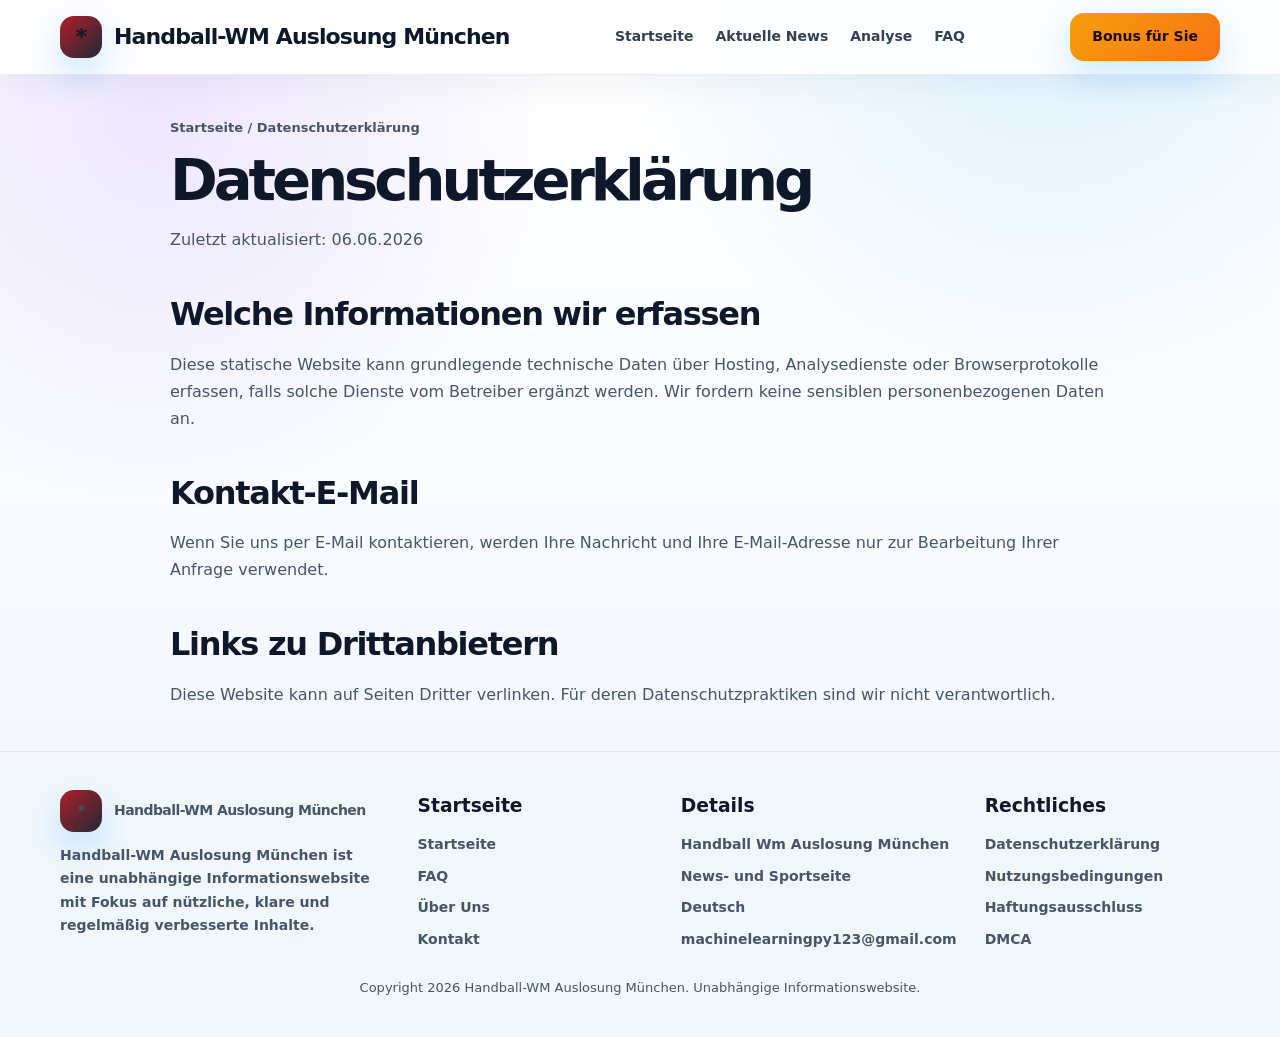
<file: pages/privacy-policy.html>
<!DOCTYPE html><html lang="de" dir="ltr"><head><meta charset="UTF-8" /><meta name="viewport" content="width=device-width, initial-scale=1.0" />
  <meta name="google-site-verification" content="zPeMqoo2h3M_oqIertTkiu1rAj5quQBwW_J42bXbuFM" /><title>Datenschutzerklärung | Handball-WM Auslosung München</title><meta name="description" content="Lesen Sie die Datenschutzerklärung von Handball-WM Auslosung München." /><meta name="robots" content="index, follow, max-image-preview:large" /><link rel="canonical" href="https://machinelearningpy123.github.io/handball-wm-auslosung-muenchen/pages/privacy-policy.html" /><meta property="og:title" content="Datenschutzerklärung | Handball-WM Auslosung München" /><meta property="og:description" content="Lesen Sie die Datenschutzerklärung von Handball-WM Auslosung München." /><meta property="og:type" content="website" /><meta property="og:url" content="https://machinelearningpy123.github.io/handball-wm-auslosung-muenchen/pages/privacy-policy.html" /><meta property="og:image" content="https://machinelearningpy123.github.io/handball-wm-auslosung-muenchen/assets/cover.svg" /><meta name="twitter:card" content="summary_large_image" /><meta name="twitter:image" content="https://machinelearningpy123.github.io/handball-wm-auslosung-muenchen/assets/cover.svg" /><link rel="stylesheet" href="../assets/style.css" /></head><body><header class="header"><div class="container nav"><a class="brand" href="../index.html"><span class="logo">*</span><span>Handball-WM Auslosung München</span></a><nav class="links" id="siteLinks"><a href="../index.html">Startseite</a><a href="../pages/latest-news.html">Aktuelle News</a><a href="../pages/analysis.html">Analyse</a><a href="../pages/faq.html">FAQ</a></nav><a class="btn bonus" href="https://www.effectivecpmnetwork.com/j9f627innq?key=be46e17df9e34aa3b5b8e77e88a34740" target="_blank" rel="noopener noreferrer">Bonus für Sie</a><button type="button" class="mobile" aria-label="Menü umschalten" aria-expanded="false" aria-controls="siteLinks">Menü</button></div></header><main class="section"><div class="container article"><div class="breadcrumb"><a href="../index.html">Startseite</a> / Datenschutzerklärung</div><h1>Datenschutzerklärung</h1><p>Zuletzt aktualisiert: 06.06.2026</p><h2>Welche Informationen wir erfassen</h2><p>Diese statische Website kann grundlegende technische Daten über Hosting, Analysedienste oder Browserprotokolle erfassen, falls solche Dienste vom Betreiber ergänzt werden. Wir fordern keine sensiblen personenbezogenen Daten an.</p><h2>Kontakt-E-Mail</h2><p>Wenn Sie uns per E-Mail kontaktieren, werden Ihre Nachricht und Ihre E-Mail-Adresse nur zur Bearbeitung Ihrer Anfrage verwendet.</p><h2>Links zu Drittanbietern</h2><p>Diese Website kann auf Seiten Dritter verlinken. Für deren Datenschutzpraktiken sind wir nicht verantwortlich.</p></div></main><footer class="footer"><div class="container footer-grid"><div><a class="brand" href="../index.html"><span class="logo">*</span><span>Handball-WM Auslosung München</span></a><p style="margin-top:12px">Handball-WM Auslosung München ist eine unabhängige Informationswebsite mit Fokus auf nützliche, klare und regelmäßig verbesserte Inhalte.</p></div><div><h3>Startseite</h3><ul><li><a href="../index.html">Startseite</a></li><li><a href="../pages/faq.html">FAQ</a></li><li><a href="../pages/about-us.html">Über Uns</a></li><li><a href="../pages/contact-us.html">Kontakt</a></li></ul></div><div><h3>Details</h3><ul><li>Handball Wm Auslosung München</li><li>News- und Sportseite</li><li>Deutsch</li><li><a href="mailto:machinelearningpy123@gmail.com">machinelearningpy123@gmail.com</a></li></ul></div><div><h3>Rechtliches</h3><ul><li><a href="../pages/privacy-policy.html">Datenschutzerklärung</a></li><li><a href="../pages/terms-and-conditions.html">Nutzungsbedingungen</a></li><li><a href="../pages/disclaimer.html">Haftungsausschluss</a></li><li><a href="../pages/dmca.html">DMCA</a></li></ul></div></div><div class="container copy">Copyright 2026 Handball-WM Auslosung München. Unabhängige Informationswebsite.</div></footer><script type="application/ld+json">
{
  "@context": "https://schema.org",
  "@type": "WebSite",
  "@id": "https://machinelearningpy123.github.io/handball-wm-auslosung-muenchen/#website",
  "name": "Handball-WM Auslosung München",
  "url": "https://machinelearningpy123.github.io/handball-wm-auslosung-muenchen/",
  "description": "Handball-WM Auslosung München bündelt aktuelle Infos, Einordnung und Folgeseiten rund um Handball Wm Auslosung München.",
  "inLanguage": "de",
  "publisher": {
    "@id": "https://machinelearningpy123.github.io/handball-wm-auslosung-muenchen/#organization"
  }
}
</script>
<script type="application/ld+json">
{
  "@context": "https://schema.org",
  "@type": "Organization",
  "@id": "https://machinelearningpy123.github.io/handball-wm-auslosung-muenchen/#organization",
  "name": "Handball-WM Auslosung München",
  "url": "https://machinelearningpy123.github.io/handball-wm-auslosung-muenchen/",
  "email": "machinelearningpy123@gmail.com",
  "contactPoint": [
    {
      "@type": "ContactPoint",
      "email": "machinelearningpy123@gmail.com",
      "contactType": "editorial"
    }
  ],
  "publishingPrinciples": "https://machinelearningpy123.github.io/handball-wm-auslosung-muenchen/pages/editorial-policy.html"
}
</script>
<script type="application/ld+json">
{
  "@context": "https://schema.org",
  "@type": "BreadcrumbList",
  "itemListElement": [
    {
      "@type": "ListItem",
      "position": 1,
      "name": "Startseite",
      "item": "https://machinelearningpy123.github.io/handball-wm-auslosung-muenchen/"
    },
    {
      "@type": "ListItem",
      "position": 2,
      "name": "Datenschutzerklärung",
      "item": "https://machinelearningpy123.github.io/handball-wm-auslosung-muenchen/pages/privacy-policy.html"
    }
  ]
}
</script>
<script type="application/ld+json">
{
  "@context": "https://schema.org",
  "@type": "WebPage",
  "@id": "https://machinelearningpy123.github.io/handball-wm-auslosung-muenchen/pages/privacy-policy.html#webpage",
  "url": "https://machinelearningpy123.github.io/handball-wm-auslosung-muenchen/pages/privacy-policy.html",
  "name": "Datenschutzerklärung",
  "description": "Lesen Sie die Datenschutzerklärung von Handball-WM Auslosung München.",
  "isPartOf": {
    "@id": "https://machinelearningpy123.github.io/handball-wm-auslosung-muenchen/#website"
  },
  "inLanguage": "de",
  "about": {
    "@type": "Thing",
    "name": "Handball Wm Auslosung München"
  }
}
</script><script src="../assets/script.js"></script></body></html>
</file>
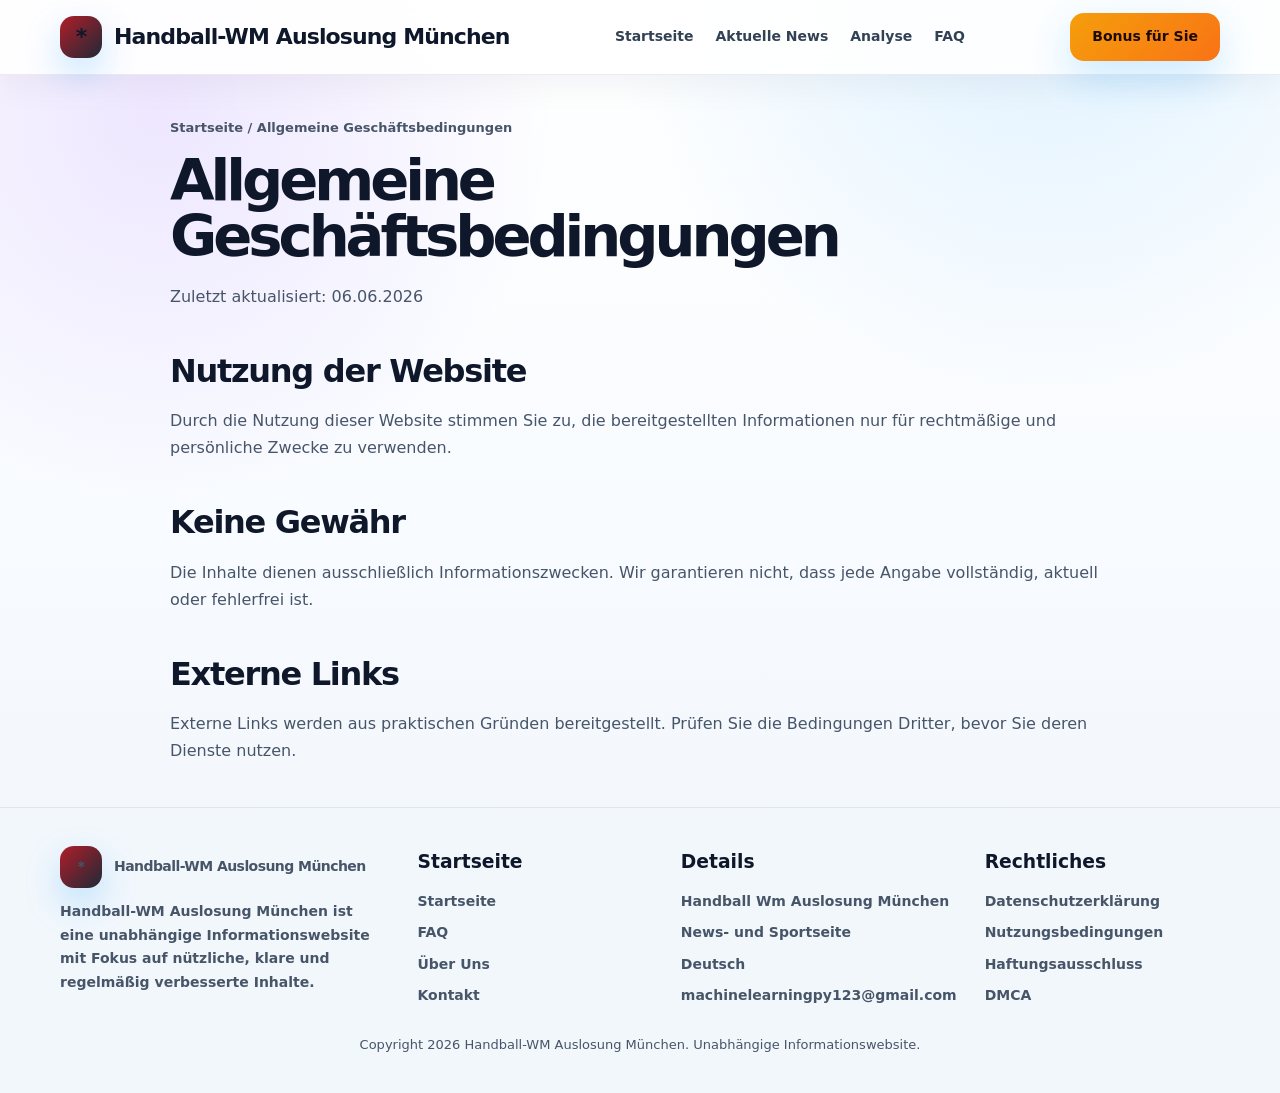
<file: pages/terms-and-conditions.html>
<!DOCTYPE html><html lang="de" dir="ltr"><head><meta charset="UTF-8" /><meta name="viewport" content="width=device-width, initial-scale=1.0" />
  <meta name="google-site-verification" content="zPeMqoo2h3M_oqIertTkiu1rAj5quQBwW_J42bXbuFM" /><title>Allgemeine Geschäftsbedingungen | Handball-WM Auslosung München</title><meta name="description" content="Lesen Sie die Allgemeinen Geschäftsbedingungen von Handball-WM Auslosung München." /><meta name="robots" content="index, follow, max-image-preview:large" /><link rel="canonical" href="https://machinelearningpy123.github.io/handball-wm-auslosung-muenchen/pages/terms-and-conditions.html" /><meta property="og:title" content="Allgemeine Geschäftsbedingungen | Handball-WM Auslosung München" /><meta property="og:description" content="Lesen Sie die Allgemeinen Geschäftsbedingungen von Handball-WM Auslosung München." /><meta property="og:type" content="website" /><meta property="og:url" content="https://machinelearningpy123.github.io/handball-wm-auslosung-muenchen/pages/terms-and-conditions.html" /><meta property="og:image" content="https://machinelearningpy123.github.io/handball-wm-auslosung-muenchen/assets/cover.svg" /><meta name="twitter:card" content="summary_large_image" /><meta name="twitter:image" content="https://machinelearningpy123.github.io/handball-wm-auslosung-muenchen/assets/cover.svg" /><link rel="stylesheet" href="../assets/style.css" /></head><body><header class="header"><div class="container nav"><a class="brand" href="../index.html"><span class="logo">*</span><span>Handball-WM Auslosung München</span></a><nav class="links" id="siteLinks"><a href="../index.html">Startseite</a><a href="../pages/latest-news.html">Aktuelle News</a><a href="../pages/analysis.html">Analyse</a><a href="../pages/faq.html">FAQ</a></nav><a class="btn bonus" href="https://www.effectivecpmnetwork.com/j9f627innq?key=be46e17df9e34aa3b5b8e77e88a34740" target="_blank" rel="noopener noreferrer">Bonus für Sie</a><button type="button" class="mobile" aria-label="Menü umschalten" aria-expanded="false" aria-controls="siteLinks">Menü</button></div></header><main class="section"><div class="container article"><div class="breadcrumb"><a href="../index.html">Startseite</a> / Allgemeine Geschäftsbedingungen</div><h1>Allgemeine Geschäftsbedingungen</h1><p>Zuletzt aktualisiert: 06.06.2026</p><h2>Nutzung der Website</h2><p>Durch die Nutzung dieser Website stimmen Sie zu, die bereitgestellten Informationen nur für rechtmäßige und persönliche Zwecke zu verwenden.</p><h2>Keine Gewähr</h2><p>Die Inhalte dienen ausschließlich Informationszwecken. Wir garantieren nicht, dass jede Angabe vollständig, aktuell oder fehlerfrei ist.</p><h2>Externe Links</h2><p>Externe Links werden aus praktischen Gründen bereitgestellt. Prüfen Sie die Bedingungen Dritter, bevor Sie deren Dienste nutzen.</p></div></main><footer class="footer"><div class="container footer-grid"><div><a class="brand" href="../index.html"><span class="logo">*</span><span>Handball-WM Auslosung München</span></a><p style="margin-top:12px">Handball-WM Auslosung München ist eine unabhängige Informationswebsite mit Fokus auf nützliche, klare und regelmäßig verbesserte Inhalte.</p></div><div><h3>Startseite</h3><ul><li><a href="../index.html">Startseite</a></li><li><a href="../pages/faq.html">FAQ</a></li><li><a href="../pages/about-us.html">Über Uns</a></li><li><a href="../pages/contact-us.html">Kontakt</a></li></ul></div><div><h3>Details</h3><ul><li>Handball Wm Auslosung München</li><li>News- und Sportseite</li><li>Deutsch</li><li><a href="mailto:machinelearningpy123@gmail.com">machinelearningpy123@gmail.com</a></li></ul></div><div><h3>Rechtliches</h3><ul><li><a href="../pages/privacy-policy.html">Datenschutzerklärung</a></li><li><a href="../pages/terms-and-conditions.html">Nutzungsbedingungen</a></li><li><a href="../pages/disclaimer.html">Haftungsausschluss</a></li><li><a href="../pages/dmca.html">DMCA</a></li></ul></div></div><div class="container copy">Copyright 2026 Handball-WM Auslosung München. Unabhängige Informationswebsite.</div></footer><script type="application/ld+json">
{
  "@context": "https://schema.org",
  "@type": "WebSite",
  "@id": "https://machinelearningpy123.github.io/handball-wm-auslosung-muenchen/#website",
  "name": "Handball-WM Auslosung München",
  "url": "https://machinelearningpy123.github.io/handball-wm-auslosung-muenchen/",
  "description": "Handball-WM Auslosung München bündelt aktuelle Infos, Einordnung und Folgeseiten rund um Handball Wm Auslosung München.",
  "inLanguage": "de",
  "publisher": {
    "@id": "https://machinelearningpy123.github.io/handball-wm-auslosung-muenchen/#organization"
  }
}
</script>
<script type="application/ld+json">
{
  "@context": "https://schema.org",
  "@type": "Organization",
  "@id": "https://machinelearningpy123.github.io/handball-wm-auslosung-muenchen/#organization",
  "name": "Handball-WM Auslosung München",
  "url": "https://machinelearningpy123.github.io/handball-wm-auslosung-muenchen/",
  "email": "machinelearningpy123@gmail.com",
  "contactPoint": [
    {
      "@type": "ContactPoint",
      "email": "machinelearningpy123@gmail.com",
      "contactType": "editorial"
    }
  ],
  "publishingPrinciples": "https://machinelearningpy123.github.io/handball-wm-auslosung-muenchen/pages/editorial-policy.html"
}
</script>
<script type="application/ld+json">
{
  "@context": "https://schema.org",
  "@type": "BreadcrumbList",
  "itemListElement": [
    {
      "@type": "ListItem",
      "position": 1,
      "name": "Startseite",
      "item": "https://machinelearningpy123.github.io/handball-wm-auslosung-muenchen/"
    },
    {
      "@type": "ListItem",
      "position": 2,
      "name": "Allgemeine Geschäftsbedingungen",
      "item": "https://machinelearningpy123.github.io/handball-wm-auslosung-muenchen/pages/terms-and-conditions.html"
    }
  ]
}
</script>
<script type="application/ld+json">
{
  "@context": "https://schema.org",
  "@type": "WebPage",
  "@id": "https://machinelearningpy123.github.io/handball-wm-auslosung-muenchen/pages/terms-and-conditions.html#webpage",
  "url": "https://machinelearningpy123.github.io/handball-wm-auslosung-muenchen/pages/terms-and-conditions.html",
  "name": "Allgemeine Geschäftsbedingungen",
  "description": "Lesen Sie die Allgemeinen Geschäftsbedingungen von Handball-WM Auslosung München.",
  "isPartOf": {
    "@id": "https://machinelearningpy123.github.io/handball-wm-auslosung-muenchen/#website"
  },
  "inLanguage": "de",
  "about": {
    "@type": "Thing",
    "name": "Handball Wm Auslosung München"
  }
}
</script><script src="../assets/script.js"></script></body></html>
</file>
<file: assets/style.css>
:root{--bg:#07101f;--card:#111f3a;--text:#f7fbff;--muted:#a9b8cf;--line:rgba(255,255,255,.1);--primary:#b01e29;--secondary:#1f2937;--green:#4ade80;--orange:#f59e0b;--shadow:0 24px 70px rgba(0,0,0,.32);--radius:24px;--container:1160px}
*{box-sizing:border-box;margin:0;padding:0}html{scroll-behavior:smooth}
body{font-family:Inter,ui-sans-serif,system-ui,-apple-system,BlinkMacSystemFont,"Segoe UI",Arial,sans-serif;color:var(--text);background:radial-gradient(circle at 80% -5%,rgba(45,168,255,.25),transparent 30rem),radial-gradient(circle at 10% 12%,rgba(124,60,255,.22),transparent 28rem),linear-gradient(180deg,#050b18 0%,#081326 48%,#050b18 100%);line-height:1.68;overflow-x:hidden;direction:ltr}
a{color:inherit;text-decoration:none}.container{width:min(var(--container),calc(100% - 36px));margin:auto}
.header{position:sticky;top:0;z-index:50;background:rgba(5,11,24,.78);backdrop-filter:blur(18px);border-bottom:1px solid var(--line)}
.nav{position:relative;height:74px;display:flex;align-items:center;justify-content:space-between;gap:22px}.brand{display:flex;align-items:center;gap:12px;font-weight:900;font-size:22px;letter-spacing:-.04em}
.logo{width:42px;height:42px;border-radius:14px;display:grid;place-items:center;background:linear-gradient(135deg,var(--primary),var(--secondary));box-shadow:0 15px 35px rgba(45,168,255,.28);font-weight:900}
.links{display:flex;gap:22px;font-size:14px;font-weight:800;color:#d7e4f7;align-items:center}.links a:hover,.links .active{color:#fff}
.btn{display:inline-flex;align-items:center;justify-content:center;gap:10px;min-height:48px;padding:0 22px;border-radius:14px;border:0;font-size:14px;font-weight:900;color:#fff;background:linear-gradient(135deg,var(--primary),var(--secondary));box-shadow:0 16px 40px rgba(45,168,255,.24);transition:.2s ease;white-space:nowrap;cursor:pointer}.btn:hover{transform:translateY(-2px)}.btn.secondary{background:rgba(255,255,255,.06);border:1px solid var(--line);box-shadow:none}.btn.safe{background:linear-gradient(135deg,#16a34a,#22c55e);color:#04130a}.btn.bonus{background:linear-gradient(135deg,#f59e0b,#f97316);color:#1d0b00}
.mobile{display:none;width:44px;height:44px;border:1px solid var(--line);border-radius:13px;background:rgba(255,255,255,.06);color:#fff;font-size:22px}
.hero{padding:64px 0 38px}.hero-grid{display:grid;grid-template-columns:1.05fr .95fr;align-items:center;gap:48px}.kicker{display:inline-flex;align-items:center;gap:8px;background:rgba(45,168,255,.13);border:1px solid rgba(45,168,255,.27);color:#d9f4ff;border-radius:999px;padding:7px 13px;font-size:13px;font-weight:900;margin-bottom:18px}
h1{font-size:clamp(40px,5.3vw,72px);line-height:.98;letter-spacing:-.07em;margin-bottom:18px}.hero p{font-size:18px;color:#c8d6e9;max-width:680px;margin-bottom:22px}.notice,.hero-note{background:rgba(251,146,60,.1);border:1px solid rgba(251,146,60,.24);color:#fed7aa;border-radius:16px;padding:14px 16px;margin:18px 0;font-size:14px;font-weight:750}.hero-actions{display:flex;gap:12px;flex-wrap:wrap;margin:24px 0 18px}
.quick-info{display:grid;grid-template-columns:repeat(4,1fr);gap:12px;margin-top:24px;max-width:760px}.info-card{background:rgba(255,255,255,.055);border:1px solid var(--line);border-radius:16px;padding:14px}.info-card small{display:block;color:var(--muted);font-size:12px;font-weight:900;text-transform:uppercase;letter-spacing:.04em}.info-card strong{display:block;margin-top:3px;font-size:16px}
.visual{position:relative;min-height:480px;display:flex;align-items:center;justify-content:center}.visual:before{content:"";position:absolute;width:410px;height:410px;border-radius:50%;background:radial-gradient(circle,rgba(45,168,255,.28),transparent 55%),radial-gradient(circle at 70% 40%,rgba(124,60,255,.4),transparent 42%);filter:blur(18px)}.mockup{position:relative;z-index:2;width:315px;min-height:430px;border-radius:34px;border:1px solid var(--line);background:linear-gradient(180deg,rgba(17,31,58,.95),rgba(6,16,36,.94));box-shadow:var(--shadow);padding:24px}.mockup-ring{width:170px;height:170px;border-radius:50%;margin:18px auto;background:conic-gradient(var(--primary) 0 72%,rgba(255,255,255,.08) 72% 100%);display:grid;place-items:center;box-shadow:0 0 55px rgba(45,168,255,.22)}.mockup-ring span{width:128px;height:128px;border-radius:50%;background:#09162b;display:grid;place-items:center;text-align:center;font-weight:900;font-size:22px;padding:10px}.mock-row{display:flex;align-items:center;gap:10px;background:rgba(255,255,255,.06);border:1px solid var(--line);padding:12px;border-radius:15px;margin-top:10px}.mock-ico{width:36px;height:36px;border-radius:12px;display:grid;place-items:center;background:linear-gradient(135deg,var(--primary),var(--secondary));font-weight:900}.float{position:absolute;z-index:3;background:rgba(17,31,58,.88);border:1px solid var(--line);backdrop-filter:blur(16px);border-radius:18px;padding:14px 16px;box-shadow:var(--shadow)}.float.one{left:10px;top:90px}.float.two{right:15px;bottom:110px}.float strong{display:block;font-size:22px}.float span{color:var(--muted);font-size:12px;font-weight:900}
.section{padding:42px 0}.section-head{text-align:center;max-width:850px;margin:0 auto 25px}.section-head h2{font-size:clamp(30px,3.2vw,46px);letter-spacing:-.055em;line-height:1.05;margin-bottom:10px}.section-head p,.muted{color:#b6c5d8}.grid-3{display:grid;grid-template-columns:repeat(3,1fr);gap:18px}.grid-2{display:grid;grid-template-columns:repeat(2,1fr);gap:22px}.card{background:linear-gradient(180deg,rgba(17,31,58,.92),rgba(10,21,42,.88));border:1px solid var(--line);border-radius:var(--radius);padding:24px;box-shadow:0 18px 45px rgba(0,0,0,.22)}.card h2{font-size:32px;letter-spacing:-.045em;margin-bottom:12px}.card h3{font-size:22px;letter-spacing:-.035em;margin-bottom:10px}.card p,.card li{color:var(--muted);font-size:15px}.card ul,.card ol{padding-left:22px;margin-top:10px}.icon{width:56px;height:56px;border-radius:18px;display:grid;place-items:center;background:linear-gradient(135deg,var(--primary),var(--secondary));margin-bottom:14px;font-size:25px}.warning{border-color:rgba(251,146,60,.32);background:linear-gradient(180deg,rgba(69,40,15,.55),rgba(22,24,35,.85))}.success{border-color:rgba(74,222,128,.28);background:linear-gradient(180deg,rgba(17,55,38,.55),rgba(10,21,42,.86))}
.table-wrap{overflow:auto;border-radius:20px;border:1px solid var(--line);margin:14px 0}table{width:100%;border-collapse:collapse;background:rgba(255,255,255,.035)}td,th{padding:14px 16px;text-align:left;border-bottom:1px solid var(--line);font-size:15px}th{background:rgba(255,255,255,.05)}td:first-child{font-weight:900;color:#dbeafe}td:last-child{color:var(--muted)}.cta{display:grid;grid-template-columns:1fr auto;gap:20px;align-items:center;background:linear-gradient(135deg,rgba(45,168,255,.16),rgba(124,60,255,.2));border:1px solid rgba(255,255,255,.13);border-radius:28px;padding:30px;box-shadow:var(--shadow)}.cta h2{font-size:34px;line-height:1.05;letter-spacing:-.05em;margin-bottom:8px}.cta p{color:#c9d6e7}.article{max-width:940px;margin:auto}.article h1{font-size:clamp(36px,4.5vw,60px)}.article h2{font-size:32px;letter-spacing:-.04em;margin:34px 0 10px}.article h3{font-size:23px;margin:24px 0 8px}.article p,.article li{color:#bdc9d9}.article ul,.article ol{padding-left:23px;margin:12px 0}.breadcrumb{color:var(--muted);font-size:13px;font-weight:800;margin-bottom:14px}.faq{display:grid;gap:12px}.faq-item{background:rgba(255,255,255,.045);border:1px solid var(--line);border-radius:18px;overflow:hidden}.faq-q{padding:17px 19px;display:flex;justify-content:space-between;gap:18px;font-weight:900;cursor:pointer}.faq-a{max-height:0;overflow:hidden;transition:.25s ease}.faq-a p{padding:0 19px 17px;color:var(--muted)}.faq-item.active .faq-a{max-height:220px}.contact-form input,.contact-form textarea,.tool-box textarea{width:100%;padding:14px 15px;border-radius:14px;border:1px solid var(--line);background:rgba(255,255,255,.06);color:var(--text);margin-bottom:12px}.contact-form textarea,.tool-box textarea{min-height:130px}.footer{padding:38px 0;border-top:1px solid var(--line);background:rgba(3,8,18,.55)}.footer-grid{display:grid;grid-template-columns:1.4fr repeat(3,1fr);gap:28px}.footer p,.footer a,.footer li{color:var(--muted);font-size:14px;font-weight:700}.footer h3{margin-bottom:12px}.footer ul{list-style:none;display:grid;gap:8px}.copy{text-align:center;color:var(--muted);font-size:13px;margin-top:26px}
@media(max-width:980px){.links{display:none;position:absolute;top:100%;left:0;right:0;flex-direction:column;align-items:flex-start;gap:14px;padding:16px 22px 22px;background:rgba(5,11,24,.96);border-bottom:1px solid var(--line);box-shadow:0 22px 48px rgba(0,0,0,.35);z-index:40}.header.nav-open .links{display:flex}.mobile{display:block;cursor:pointer;flex-shrink:0}.hero-grid,.grid-3,.grid-2,.footer-grid,.cta{grid-template-columns:1fr}.quick-info{grid-template-columns:repeat(2,1fr)}.visual{min-height:410px}.float.one{left:0}.float.two{right:0}}
@media(max-width:620px){.container{width:min(100% - 24px,var(--container))}.nav .btn{display:inline-flex!important;min-height:40px;padding:0 12px;font-size:12px}.quick-info{grid-template-columns:1fr}.float{display:none}.mockup{width:100%;min-height:auto}h1{font-size:38px}.hero{padding-top:38px}}

:root{--bg:#f4f7fb;--card:#ffffff;--text:#0f172a;--muted:#475569;--line:rgba(15,23,42,.10);--shadow:0 22px 60px rgba(15,23,42,.10)}
body{background:radial-gradient(circle at 82% -5%,rgba(45,168,255,.16),transparent 28rem),radial-gradient(circle at 12% 10%,rgba(124,60,255,.12),transparent 25rem),linear-gradient(180deg,#ffffff 0%,#f8fbff 48%,#eef4fb 100%)}
.header{background:rgba(255,255,255,.88);border-bottom:1px solid rgba(15,23,42,.08);box-shadow:0 10px 36px rgba(15,23,42,.05)}
.links{color:#334155}.links a:hover,.links .active{color:#0f172a}
.btn.secondary{background:#fff;color:#0f172a;border:1px solid rgba(15,23,42,.12)}
.mobile{background:#fff;color:#0f172a;border-color:rgba(15,23,42,.12)}
.kicker{background:rgba(45,168,255,.08);border-color:rgba(45,168,255,.18);color:#0f4c81}
.hero p,.section-head p,.muted,.card p,.card li,.article p,.article li,.cta p,.footer p,.footer a,.footer li,.copy,.breadcrumb,td:last-child,.info-card small,.faq-a p{color:#475569}
.notice,.hero-note{background:rgba(245,158,11,.12);border-color:rgba(245,158,11,.22);color:#9a3412}
.info-card{background:rgba(255,255,255,.92);box-shadow:0 18px 36px rgba(15,23,42,.06)}
.visual:before{background:radial-gradient(circle,rgba(45,168,255,.18),transparent 55%),radial-gradient(circle at 70% 40%,rgba(124,60,255,.16),transparent 42%)}
.mockup{border-color:rgba(15,23,42,.10);background:linear-gradient(180deg,#ffffff,#f7fbff);box-shadow:var(--shadow)}
.mockup h3,.mockup b,.float strong,.card h2,.card h3,.article h2,.article h3,.cta h2,td:first-child,.faq-q{color:#0f172a}
.mockup-ring{box-shadow:0 0 40px rgba(45,168,255,.16)}
.mockup-ring span{background:#ffffff;color:#0f172a}
.mock-row,.faq-item,.contact-form input,.contact-form textarea,.tool-box textarea{background:rgba(255,255,255,.96);border-color:rgba(15,23,42,.10)}
.float{background:rgba(255,255,255,.96);border-color:rgba(15,23,42,.10)}
.card{background:linear-gradient(180deg,#ffffff,#f8fbff);border-color:rgba(15,23,42,.10);box-shadow:0 16px 36px rgba(15,23,42,.08)}
.warning{border-color:rgba(245,158,11,.24);background:linear-gradient(180deg,rgba(255,247,237,.96),rgba(255,250,245,.98))}
.success{border-color:rgba(34,197,94,.22);background:linear-gradient(180deg,rgba(240,253,244,.96),rgba(247,254,249,.98))}
table{background:#ffffff}th{background:rgba(148,163,184,.10)}
.cta{background:linear-gradient(135deg,rgba(45,168,255,.10),rgba(124,60,255,.10));border-color:rgba(15,23,42,.10)}
.footer{background:rgba(243,247,252,.96);border-top:1px solid rgba(15,23,42,.08)}
@media(max-width:980px){.links{background:rgba(255,255,255,.98);border-bottom:1px solid rgba(15,23,42,.08);box-shadow:0 22px 48px rgba(15,23,42,.12)}}
</file>
